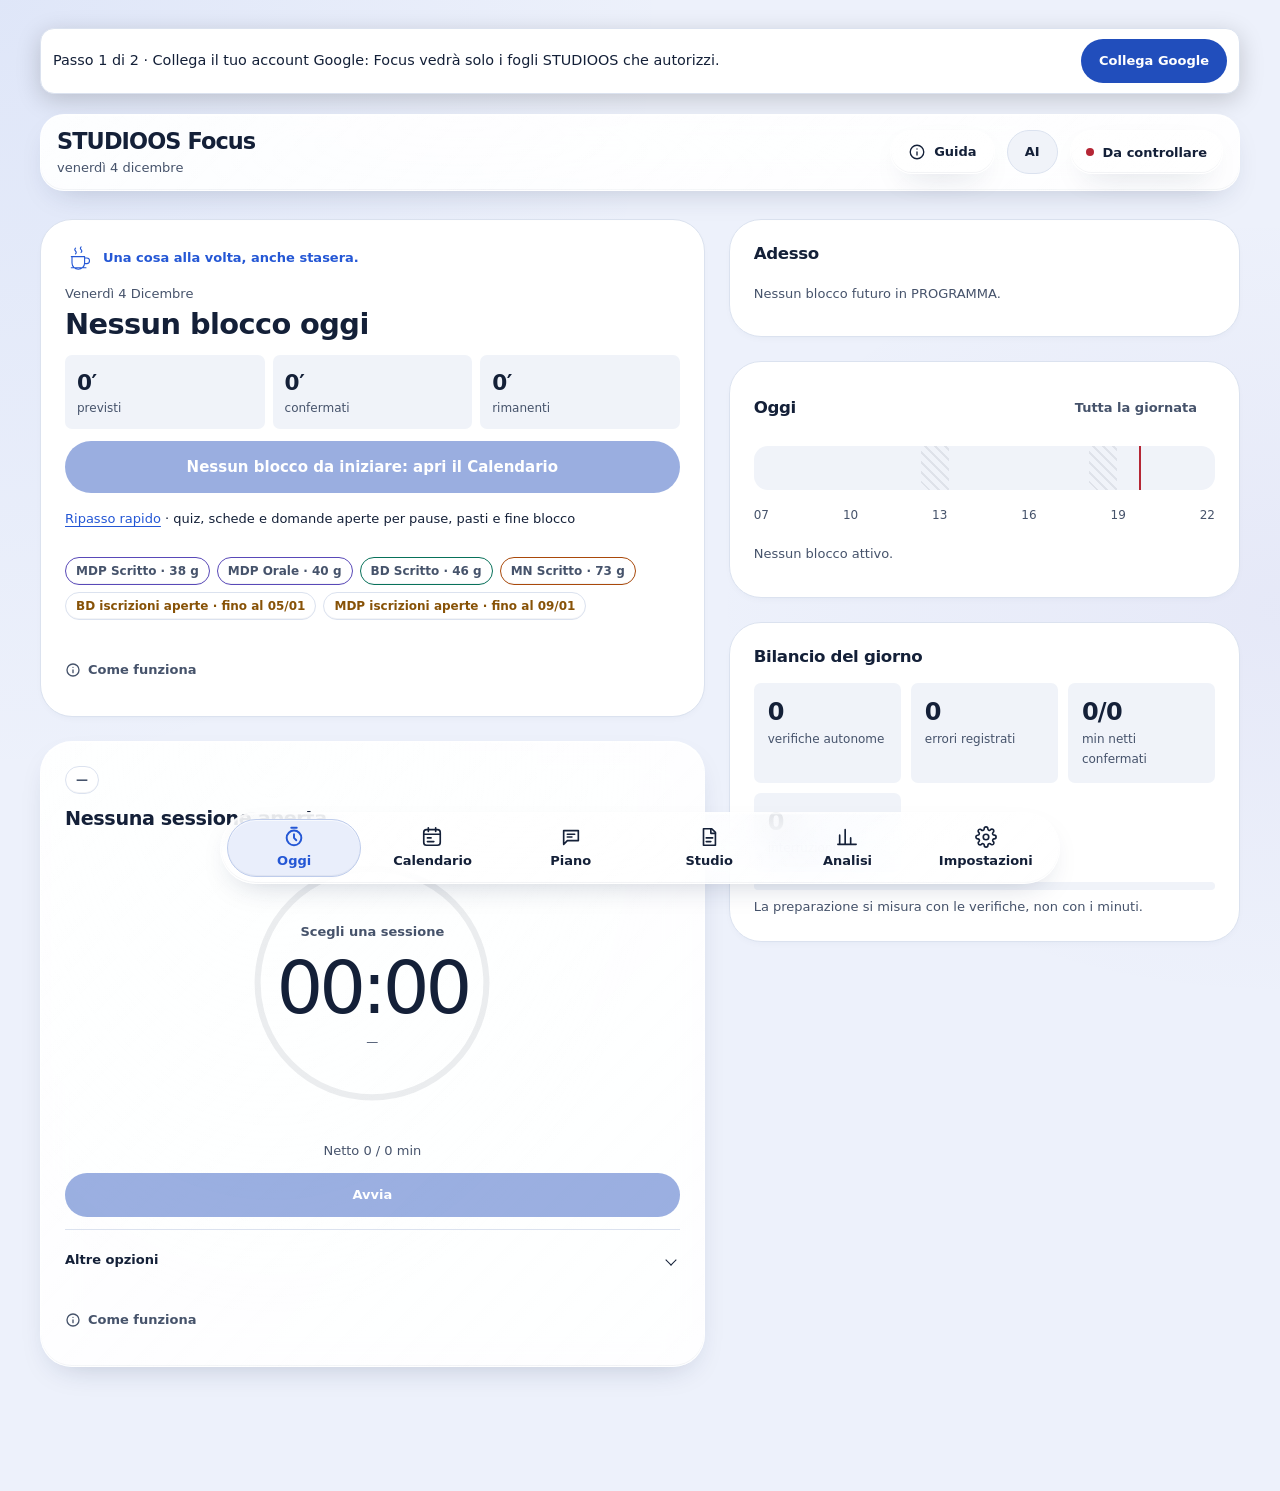
<file: index.html>
<!DOCTYPE html>
<html lang="it">
<head>
<meta charset="utf-8">
<meta name="viewport" content="width=device-width, initial-scale=1, viewport-fit=cover">
<meta name="color-scheme" content="light dark">
<meta name="apple-mobile-web-app-capable" content="yes">
<meta name="apple-mobile-web-app-status-bar-style" content="black-translucent">
<meta name="apple-mobile-web-app-title" content="Focus">
<meta name="theme-color" content="#f3f5f9" media="(prefers-color-scheme: light)">
<meta name="theme-color" content="#0e1118" media="(prefers-color-scheme: dark)">
<link rel="manifest" href="manifest.webmanifest">
<link rel="icon" href="icons/favicon-64.png" sizes="64x64">
<link rel="apple-touch-icon" href="icons/apple-touch-icon.png">
<meta name="mobile-web-app-capable" content="yes">
<meta name="referrer" content="no-referrer">
<meta name="robots" content="noindex,nofollow">
<meta http-equiv="Content-Security-Policy" content="default-src 'self'; script-src 'self' 'sha256-+vy4yaT4BVRBzzBTDCI1Nw9qdZ+/wVOTo+uFR0n8tc4='; style-src 'self' 'unsafe-inline'; img-src 'self' data: blob:; media-src 'self' data: blob:; font-src 'self' data:; connect-src 'self' https://sheets.googleapis.com https://www.googleapis.com https://oauth2.googleapis.com; frame-src 'none'; worker-src 'self'; manifest-src 'self'; base-uri 'self'; form-action 'none'; object-src 'none'">
<title>STUDIOOS Focus</title>
<link rel="stylesheet" href="tokens.css">
<link rel="stylesheet" href="refinement.css">
<link rel="stylesheet" href="interaction.css">
<link rel="stylesheet" href="ios.css">
<link rel="stylesheet" href="liquid.css">
<link rel="stylesheet" href="learning.css">
<!-- Fetch the original scripts together; their execution order and attributes stay intact. -->
<link rel="preload" as="script" href="sync.js">
<link rel="preload" as="script" href="picker-config.js">
<link rel="preload" as="script" href="adapter.js">
<link rel="preload" as="script" href="progress.js">
<link rel="preload" as="script" href="career.js">
<link rel="preload" as="script" href="learning.js">
<link rel="preload" as="script" href="motion.js">
<link rel="preload" as="script" href="navigation.js">
<link rel="preload" as="script" href="app.js">
<link rel="preload" as="script" href="learning-ui.js">
<link rel="preload" as="script" href="liquid.js">
<link rel="preload" as="script" href="prerequisites.js">
<link rel="preload" as="script" href="sections.js">
<link rel="preload" as="script" href="release.js">
<link rel="preload" as="script" href="compact.js">
<link rel="preload" as="script" href="ui-glass-effects.js">
</head>
<body>
<div id="aurora" aria-hidden="true"><i></i><i></i><i></i></div>
<div id="pwaTop" class="pwatop"></div>
<main>
<header class="top">
  <div class="brand"><h1>STUDIOOS Focus</h1><span id="todayLbl">Sessione invernale 2026/27</span></div>
  <button type="button" class="btn ui-glass-guide-open" popovertarget="ui-glass-guide"><svg aria-hidden="true" focusable="false" viewBox="0 0 24 24" width="20" height="20" fill="none" stroke="currentColor" stroke-width="2" stroke-linecap="round" stroke-linejoin="round"><circle cx="12" cy="12" r="9"/><path d="M12 16v-4M12 8h.01"/></svg><span>Guida</span></button>
  <a class="btn" id="ui-glass-intelligence-global" href="intelligence/index.html" aria-label="Apri assistente Intelligence">AI</a>
  <div class="chips" aria-label="Stato dei collegamenti">
    <span id="cSh" class="pill">Sheets …</span><span id="cDb" class="pill">Archivio …</span><span id="cQ" class="pill warn" hidden></span><span id="cSync" class="pill"><i class="syncdot" id="syncDot"></i><span id="syncTxt">Sync</span></span>
  </div>
</header>
<nav id="tabbar" class="bar" role="tablist" aria-label="Sezioni">
  <span id="tabInd" aria-hidden="true"></span>
  <button class="tab" role="tab" data-v="focus" id="t-focus" aria-controls="v-focus"><svg aria-hidden="true" focusable="false" viewBox="0 0 24 24"><circle cx="12" cy="13" r="8"/><path d="M12 9v4l2.5 2.5M9 2h6"/></svg><span class="tlbl" data-short="Oggi">Oggi</span></button>
  <button class="tab" role="tab" data-v="giorno" id="t-giorno" aria-controls="v-giorno"><svg aria-hidden="true" focusable="false" viewBox="0 0 24 24"><rect x="3" y="4" width="18" height="17" rx="3"/><path d="M3 9h18M8 2v4M16 2v4M7 13h4M7 17h7"/></svg><span class="tlbl" data-short="Agenda">Calendario</span></button>
  <button class="tab" role="tab" data-v="piano" id="t-piano" aria-controls="v-piano"><svg aria-hidden="true" focusable="false" viewBox="0 0 24 24"><path d="M4 5h16v11H8l-4 4z"/><path d="M8 9h8M8 12h5"/></svg><span class="tlbl" data-short="Piano">Piano</span><span class="badge" id="pBadge" hidden>0</span></button>
  <button class="tab" role="tab" data-v="registro" id="t-registro" aria-controls="v-registro"><svg aria-hidden="true" focusable="false" viewBox="0 0 24 24"><path d="M6 3h9l4 4v14H6z"/><path d="M14 3v5h5M9 13h7M9 17h5"/></svg><span class="tlbl" data-short="Studio">Studio</span></button>
  <button class="tab" role="tab" data-v="settimana" id="t-settimana" aria-controls="v-settimana"><svg aria-hidden="true" focusable="false" viewBox="0 0 24 24"><path d="M4 20V10M10 20V4M16 20v-7M22 20H2"/></svg><span class="tlbl" data-short="Analisi">Analisi</span></button>
  <button class="tab" role="tab" data-v="impostazioni" id="t-impostazioni" aria-controls="v-impostazioni"><svg aria-hidden="true" focusable="false" viewBox="0 0 24 24"><circle cx="12" cy="12" r="3"/><path d="M19.4 15a1.7 1.7 0 0 0 .3 1.8l.1.1a2 2 0 1 1-2.8 2.8l-.1-.1a1.7 1.7 0 0 0-1.8-.3 1.7 1.7 0 0 0-1 1.5V21a2 2 0 1 1-4 0v-.1a1.7 1.7 0 0 0-1.1-1.5 1.7 1.7 0 0 0-1.8.3l-.1.1a2 2 0 1 1-2.8-2.8l.1-.1a1.7 1.7 0 0 0 .3-1.8 1.7 1.7 0 0 0-1.5-1H3a2 2 0 1 1 0-4h.1A1.7 1.7 0 0 0 4.6 9a1.7 1.7 0 0 0-.3-1.8l-.1-.1a2 2 0 1 1 2.8-2.8l.1.1a1.7 1.7 0 0 0 1.8.3H9a1.7 1.7 0 0 0 1-1.5V3a2 2 0 1 1 4 0v.1a1.7 1.7 0 0 0 1 1.5 1.7 1.7 0 0 0 1.8-.3l.1-.1a2 2 0 1 1 2.8 2.8l-.1.1a1.7 1.7 0 0 0-.3 1.8V9a1.7 1.7 0 0 0 1.5 1H21a2 2 0 1 1 0 4h-.1a1.7 1.7 0 0 0-1.5 1z"/></svg><span class="tlbl" data-short="Opzioni">Impostazioni</span></button>
  
  
  
  
  
</nav>
<div id="recover" class="banner" hidden></div>

<!-- ================= FOCUS ================= -->
<section class="view" id="v-focus" role="tabpanel" aria-labelledby="t-focus">
  <div class="stack">
    <article class="card today" id="todayCard" aria-labelledby="tdHead">
      <div class="daily-greeting"><svg viewBox="0 0 40 40" aria-hidden="true"><path d="M9 18h19v9a9 9 0 0 1-18 0v-9Zm19 2h3a4 4 0 0 1 0 8h-3M9 34h21M15 6c-4 4 4 4 0 8M23 4c-4 4 4 4 0 8"/></svg><span id="dailyGreeting">Il tuo spazio per studiare</span></div>
      <div class="row"><div class="sp"><div class="mute small" id="tdDate"></div><h2 id="tdHead">Oggi</h2></div><button class="pill" id="tdPend" hidden></button></div>
      <div class="tdkpi" id="tdKpi"></div>
      <button class="btn primary big" id="bStudy">Inizia a studiare</button>
      <div id="tdNext" class="small"></div>
      <div id="tdTodo" class="small"></div>
      <p class="small"><a href="ripasso/">Ripasso rapido</a> · quiz, schede e domande aperte per pause, pasti e fine blocco</p>
      <div class="chips" id="tdExams" style="margin-top:8px"></div>
      <p class="small mute exam-focus-date"><strong>OOP · 12 febbraio 2027</strong> <span>Data comunicata a lezione; orario e iscrizione da verificare su AlmaEsami.</span></p>
    </article>
    <article class="card" id="focusCard" aria-labelledby="fTitle">
      <div class="hero-top hideable"><span id="fSub" class="pill">—</span><span id="fTime" class="mute small"></span><span class="sp"></span><span id="fFlag" class="flag"></span></div>
      <h2 id="fTitle" class="hideable">Nessuna sessione aperta</h2>
      <div class="ring-wrap">
        <div id="breath" hidden></div>
        <svg id="ring" viewBox="0 0 300 300" aria-hidden="true">
          <defs><linearGradient id="rg" x1="0" y1="0" x2="1" y2="1"><stop offset="0" stop-color="var(--tint)"/><stop offset="1" stop-color="var(--acc)"/></linearGradient></defs>
          <circle class="track" cx="150" cy="150" r="132"/>
          <circle class="ph" id="ringPh" cx="150" cy="150" r="132"/>
          <circle class="net" id="ringNet" cx="150" cy="150" r="114"/>
        </svg>
        <div class="ring-center"><div id="phase" aria-live="polite">Scegli una sessione</div><div id="timer" role="timer" aria-label="Tempo">00:00</div><div id="nextInfo" class="mute small">—</div></div>
      </div>
      <p class="center small hideable" id="netInfo">Netto 0 / 0 min</p>
      <p class="plan hideable" id="planInfo"></p>
      <div class="controls hideable">
        <button class="btn primary" id="bStart" disabled>Avvia</button>
        <button class="btn" id="bPause" disabled>Pausa</button>
        <button class="btn" id="bInt" disabled>Interrompi</button>
        <button class="btn" id="bExt" disabled hidden>+10 min</button>
        <button class="btn" id="bDone" disabled>Concludi…</button>
      </div>
      <details class="more-ctl hideable"><summary>Altre opzioni</summary><div class="controls minor">
        <button class="btn ghost" id="bStandby">StandBy</button>
        <button class="btn ghost" id="bOled" aria-pressed="false">OLED</button>
        <button class="btn ghost" id="bFull">Schermo intero</button>
        <button class="btn ghost" id="bHide">Solo timer</button>
        <button class="btn ghost" id="bTired" disabled title="Cicli più brevi e pause più lunghe da adesso">Sono stanco</button>
      </div></details>
      <p class="center mute small hideable kbd-help"><span class="kbd">Spazio</span> avvia/pausa · <span class="kbd">C</span> concludi · <span class="kbd">S</span> StandBy · <span class="kbd">O</span> OLED · <span class="kbd">E</span> +10 min · <span class="kbd">F</span> schermo intero · <span class="kbd">1–6</span> sezioni</p>
    </article>
    <article class="card study-checkin" id="studyCheckin" hidden>
      <details id="studyCheckinDetails"><summary>Il punto dello studio <span class="small mute" id="studyCheckinHint">Argomento e come ti senti</span></summary>
        <label for="studyTopic">Argomento su cui stai lavorando</label><select id="studyTopic"></select>
        <label for="studyActivity">Attività di questo intervallo</label><select id="studyActivity"><option value="">Non classificata</option><option value="theory">Teoria e richiamo</option><option value="practice">Esercizi e laboratorio</option><option value="exam">Simulazione d'esame</option></select>
        <div class="study-ratings" id="studyRatings"></div>
        <label for="studyCheckpointNote">Punto raggiunto, pagina o esercizio</label><input id="studyCheckpointNote" maxlength="1000" placeholder="Es. E2.2, primo tentativo: da controllare i segni">
        <div class="row"><button class="btn" id="studySave">Salva il punto</button><button class="btn ghost" id="studyTutor">Chiedi al tutor</button></div>
        <p class="small mute">Le valutazioni sono facoltative. Il tempo conta solo dopo la conferma della sessione; il punto si sincronizza con il timer.</p>
      </details>
      <div id="studyPrerequisites"></div>
    </article>
    <article class="card" id="scalettaCard" hidden>
      <div class="row"><h3 class="sp">Scaletta del blocco</h3><span id="stepCount" class="mute small"></span></div>
      <ol class="steps" id="steps"></ol>
      <p class="mute small steps-hint">○ da iniziare · ◐ in corso · ✓ fatto · ◑ parziale · ↺ da recuperare. Tocca un passo per il testo completo. L'esito del blocco si conferma con «Concludi».</p>
    </article>
    <article class="card" id="detail" hidden>
      <details><summary>Criterio di completamento</summary><pre class="cons" id="dCrit"></pre></details>
      <details><summary>Consegna completa</summary><pre class="cons" id="dCons"></pre></details>
      <details><summary>Materiali</summary><div id="dMatList" class="small"></div><pre class="cons" id="dMat" hidden></pre><p><a id="dOpen" href="#" target="_blank" rel="noopener">Apri la cartella o il file su Drive</a> <span class="mute small">(il timer continua)</span></p></details>
      <label for="notes">Note della sessione (punto di arresto, pagina, esercizio)</label>
      <textarea id="notes" rows="3"></textarea>
      <details><summary>Errori di questo blocco</summary>
        <div id="errList" class="small"></div>
        <label for="eTxt">Errore o lacuna</label><input id="eTxt" type="text">
        <label for="eFix">Correzione o regola giusta</label><input id="eFix" type="text">
        <div class="row" style="margin-top:6px"><button class="btn" id="bErr">Registra errore</button></div>
      </details>
    </article>
  </div>
  <div class="stack side">
    <article class="card" id="nextCard"><h3>Adesso</h3><div id="nextBody" class="small">—</div></article>
    <article class="card"><div class="row"><h3 class="sp" id="miniLbl">Oggi</h3><button class="btn ghost" id="goDay">Tutta la giornata</button></div>
      <div class="tl" id="tlMini" aria-hidden="true"></div><div class="tl-ax"><span>07</span><span>10</span><span>13</span><span>16</span><span>19</span><span>22</span></div>
      <div id="mini" class="small"></div></article>
    <article class="card" id="stats"><h3>Bilancio del giorno</h3><div id="statBody" class="small">—</div></article>
  </div>
</section>

<!-- ================= GIORNO ================= -->
<section class="view" id="v-giorno" role="tabpanel" aria-labelledby="t-giorno">
  <article class="card">
    <div class="daynav"><button class="btn" id="dPrev" aria-label="Giorno precedente">‹</button><strong id="dLabel">—</strong><button class="btn" id="dToday">Oggi</button><button class="btn" id="dNext" aria-label="Giorno successivo">›</button></div>
    <div class="tl" id="tlDay" aria-hidden="true"></div><div class="tl-ax"><span>07:00</span><span>10:00</span><span>13:00</span><span>16:00</span><span>19:00</span><span>23:30</span></div>
    <div id="dayKpi" class="kpis"></div>
    <div id="sessions"><p class="mute">Caricamento…</p></div>
    <div class="row"><button class="btn ghost" id="bReload">Aggiorna da PROGRAMMA</button><span class="mute small sp">Orari e minuti vengono da PROGRAMMA (Google Sheets).</span></div>
  </article>
</section>

<!-- ================= SETTIMANA ================= -->
<section class="view" id="v-settimana" role="tabpanel" aria-labelledby="t-settimana">
  <article class="card"><span class="eyebrow">Intelligence · dati registrati</span><h2>Studio e verifiche</h2><div id="ui-glass-intelligence-chart" aria-live="polite"></div><p class="small mute">Ore confermate ≠ voto. Le verifiche facoltative e gli esiti AI sono conservati nell’arena privata.</p><a class="btn" id="ui-glass-intelligence-quest" href="intelligence/index.html">Apri Knowledge Quest</a></article>
  <article class="card learning-card" aria-labelledby="learningTitle">
    <div class="row"><div class="sp"><span class="eyebrow">Quello che hai fatto davvero</span><h2 id="learningTitle">Il tuo ritmo</h2></div><button class="btn ghost" id="studyContext">Copia contesto per il tutor</button></div>
    <p class="small mute" id="learningInfo"></p><div id="learningKpis" class="kpis"></div>
    <div id="learningDays" class="learning-days" aria-label="Studio confermato negli ultimi 14 giorni"></div>
    <details><summary>Attività, energia e concentrazione</summary><div id="learningActivity"></div><div id="learningRatings"></div><div id="learningInterruptions"></div></details>
    <details><summary>Le fasce in cui studi</summary><div id="learningHeat" class="learning-heat"></div><p class="small mute">Minuti misurati per ora di Roma. I suggerimenti richiedono almeno 5 sessioni e 3 giorni; concentrazione ed energia sono autovalutazioni.</p></details>
    <details><summary>Pesi basati sui tempi reali</summary><div id="learningWeights"></div><p class="small mute">Una proposta richiede almeno 5 blocchi verificati su 3 giorni, contenuti invariati e tempo misurato. Le correzioni suggerite restano entro ±20% e richiedono approvazione.</p></details>
  </article>
  <article class="card topic-card" aria-labelledby="topicTitle">
    <div class="row"><h2 id="topicTitle" class="sp">Argomento per argomento</h2><select id="topicSubject" aria-label="Materia degli argomenti"><option value="">Tutte</option><option>MDP</option><option>BD</option><option>MN</option><option>OOP</option><option>RETI</option></select></div>
    <input id="topicSearch" type="search" placeholder="Cerca un argomento" aria-label="Cerca un argomento"><div id="topicList"></div>
    <p class="small mute">Copertura dichiarata, tempo misurato, fiducia e prove autonome restano separati. Se la consegna non distingue le unità, il dato è a livello di blocco. I minuti di blocchi con più argomenti restano non attribuiti finché scegli l'argomento.</p>
  </article>
  <article class="card progress-card" aria-labelledby="prTitle">
    <div class="row"><div class="sp"><span class="eyebrow">Un passo alla volta</span><h2 id="prTitle">La tua preparazione</h2></div><select id="prSubject" aria-label="Materia per le percentuali"><option value="">Tutte le materie</option><option>MDP</option><option>BD</option><option>MN</option><option>OOP</option><option>RETI</option></select></div>
    <p class="small mute">Copertura del piano attivo basata sui completamenti dichiarati. Il timer, da solo, non completa le attività.</p>
    <div id="prMetrics" class="progress-grid"></div><details class="ui-glass-details"><summary>Qualità e limiti dei dati</summary><p id="prQuality" class="small mute"></p></details>
    <details class="formula-details"><summary>Come vengono calcolate le percentuali</summary><div class="small">
      <p>Per ogni blocco attivo: G = minuti netti di PROGRAMMA; d = durata di ciascun passaggio, pause escluse. Il peso del passaggio è <b>w = G × d / somma(d)</b>. Un passaggio conta solo nello stato «Completato». «In corso», «Parziale» e «Da recuperare» contano 0.</p>
      <p><b>Preparazione = 100 × somma(w completati) / somma(G attivi).</b> Quando mancano orari dettagliati uso le quote esplicite di minuti; altrimenti una sola attività per il blocco, che richiede anche la verifica finale completata. I blocchi senza consegna restano nel denominatore e contano solo con un esito autonomo registrato.</p>
      <p><b>Teoria, pratica, esame = 100 × somma(w completati del tipo) / somma(w previsti del tipo).</b> Per «Esame · prove» e per le attività senza suddivisione servono anche il completamento della verifica finale del blocco o un esito autonomo con prova registrata. Denominatore assente: N/D. Arrotondamento per difetto a un decimale.</p>
      <p>La classificazione automatica dal testo è una <b>[Stima]</b>: teoria e ripasso → teoria; esercizi e correzioni → pratica; simulazioni e prove a tempo → esame. Passaggi misti o non riconoscibili restano da classificare: puoi assegnare il tipo nella scaletta. Il riepilogo segnala quanti minuti non sono ancora attribuiti.</p>
      <p>Gli esiti Focus valgono per la versione dei contenuti verificata, senza sommare duplicati o minuti del registro. Le checklist precedenti senza riferimento ai contenuti vanno riconfermate dalla scaletta. Queste percentuali descrivono il piano: non sono un voto, una probabilità di superamento o l'esito ufficiale dell'esame.</p>
    </div></details>
  </article>
  <article class="card career-card" id="careerCard" aria-labelledby="crTitle">
    <div class="row"><div class="sp"><span class="eyebrow" id="crProg">Università di Bologna</span><h2 id="crTitle">La tua carriera</h2></div><button class="btn ghost" id="crAsk" type="button">Aggiorna</button></div>
    <p class="small career-fresh" id="crFresh" role="status"></p>
    <div id="crBody"></div>
    <details class="formula-details" id="crAllBox"><summary>Tutti gli insegnamenti</summary><div id="crAll" class="career-all"></div></details>
    <p class="small mute">Letti in sola lettura da AlmaEsami e Studenti Online tramite UniBoh sul tuo PC; nessuna iscrizione è automatica. Medie solo sui voti verbalizzati (30 e lode vale 30, idoneità escluse). Un dato non letto resta «non disponibile», mai zero.</p>
  </article>
  <article class="card"><div class="row"><h2 class="sp" id="wkLbl">Settimana</h2><button class="btn" id="wPrev" aria-label="Settimana precedente">‹</button><button class="btn" id="wNext" aria-label="Settimana successiva">›</button></div>
    <div id="wkKpi" class="kpis"></div>
    <div class="days7" id="days7"></div>
    <div id="wkSubj" style="display:grid;gap:8px"></div>
    <p class="mute small">Barra piena: minuti registrati in PROGRAMMA o confermati in Focus (il valore più alto, senza sommarli). Il tempo da solo non prova la preparazione.</p>
  </article>
  <article class="card"><h2>Analisi del piano</h2><p class="small mute" id="anInfo"></p>
    <h3>Ore per materia</h3><div class="bars" id="anHours"></div><p class="small mute">Barra chiara: pianificato nel piano attivo · barra piena: svolto (massimo tra registro e Focus confermato, mai sommati).</p>
    <h3>Carico settimanale</h3><div class="wkbars" id="anWeeks"></div><details class="ui-glass-details"><summary>Legenda del carico settimanale</summary><p class="small mute" id="anLimit">Colonna: minuti pianificati per settimana (lunedì-domenica). In rosso le settimane oltre il limite del piano.</p></details>
    <details class="ui-glass-details"><summary><h3>Fattibilità e scenari</h3></summary><div id="anFeas" class="small"></div></details>
    <details class="ui-glass-details"><summary><h3>Esercizi, verifiche e simulazioni</h3></summary><div id="anEx" class="small"></div></details>
    <details class="ui-glass-details"><summary><h3>Stima del voto</h3></summary><div id="anGrade" class="small"></div></details></article>
  <article class="card"><h3>Appelli</h3><p class="small mute exam-focus-note">5 esami in preparazione: MDP, BD, MN, OOP e RETI. Per OOP il <strong>12/02/2027</strong> è stato comunicato a lezione; orario e iscrizione da verificare su AlmaEsami.</p><div id="exams"></div></article>
  <article class="card"><h3>Simula la media</h3><p class="small mute">Un'ipotesi personale: non cambia i voti di AlmaEsami.</p><label for="averageExam">Esame da sostenere</label><select id="averageExam"></select><label for="averageGrade">Voto ipotetico</label><input id="averageGrade" type="number" min="18" max="30" step="1" value="27"><p id="averageResult" role="status"></p></article>
</section>

<!-- ================= REGISTRO ================= -->
<section class="view" id="v-registro" role="tabpanel" aria-labelledby="t-registro">
  <article class="card"><div class="row"><h2 class="sp">Materiali</h2><select id="mFilter" aria-label="Materia" style="width:auto"><option value="">Tutte</option><option>MDP</option><option>BD</option><option>MN</option><option>OOP</option><option>RETI</option></select></div>
    <input id="mSearch" type="search" placeholder="Cerca file o argomento (es. normalizzazione, polimorfismo, lab)" aria-label="Cerca materiali">
    <div id="mList" class="small"></div></article>
  <article class="card"><h2>Ripassi di oggi</h2><p class="small mute">Errori registrati da rifare a intervalli crescenti (1, 3, 7, 14, 30 giorni). Rispondi prima di guardare la correzione.</p><div id="rvList" class="small"></div><p class="small"><a href="ripasso/">Apri il Ripasso rapido</a>: domande sugli argomenti che tornano più spesso agli esami, con correzione delle risposte aperte.</p></article>
  <article class="card"><h2>Simulazioni d'esame</h2>
    <div class="row"><select id="smMat" aria-label="Materia" style="width:auto"><option>MDP</option><option>BD</option><option>MN</option><option>OOP</option><option>RETI</option></select><input id="smName" type="text" placeholder="Prova (es. Giugno 2024)" class="sp"></div>
    <div class="row"><input id="smScore" type="number" step="0.5" placeholder="Punti" style="width:90px"><input id="smMax" type="number" value="30" style="width:80px" aria-label="Punteggio massimo"><input id="smMin" type="number" placeholder="Minuti" style="width:90px"><input id="smErr" type="text" placeholder="Errori principali" class="sp"></div>
    <div class="row"><button class="btn" id="bSim">Registra simulazione</button></div>
    <div id="smList" class="small"></div></article>
  <article class="card"><div class="row"><h2 class="sp">Errori registrati</h2><select id="eFilter" aria-label="Filtra per materia" style="width:auto"><option value="">Tutte le materie</option><option>MDP</option><option>BD</option><option>MN</option><option>OOP</option><option>RETI</option></select></div>
    <input id="eSearch" type="search" placeholder="Cerca negli errori" aria-label="Cerca negli errori">
    <div id="allErr" class="small"></div></article>
  <article class="card"><h3>Sessioni confermate</h3><div id="runList" class="small"></div></article>
  <article class="card"><h3>Backup ed esportazione</h3>
    <div class="row"><button class="btn" id="bExport">Genera JSON</button><button class="btn" id="bCopy">Copia</button></div>
    <textarea id="expTxt" rows="4" readonly aria-label="Dati esportati"></textarea>
    <div class="row"><button class="btn" id="bPlanOff">Scarica il piano per la versione offline</button></div>
    <label for="impFile">Ripristina da un backup JSON (unisce senza duplicare)</label><input id="impFile" type="file" accept="application/json,.json"></article>
</section>

<!-- ================= PIANO (tutor e ridistribuzione) ================= -->
<section class="view" id="v-piano" role="tabpanel" aria-labelledby="t-piano">
  <article class="card" id="intelligenceFocus"><div class="row"><div class="sp"><span class="eyebrow">Intelligence · AUDIT</span><h2>Assistente di studio</h2></div><a class="btn" id="intPrivate" href="intelligence/index.html">Apri Tutor</a></div><p class="small mute" id="intFresh" role="status">In attesa dei dati Focus.</p><div id="intMetrics" class="row" aria-live="polite"></div><div id="intMessages" aria-live="polite"></div><details class="ui-glass-details"><summary>Connessione privata e limiti</summary><p class="small mute">Analisi locale dai dati già caricati da Focus, senza chiamate Groq aggiuntive. Tutor e Inbox completa si aprono nella web app Google autenticata. Nessun aggiornamento del piano da questo pannello.</p><a class="btn" href="intelligence/index.html">Configura il Tutor</a></details></article>
  <article class="card"><span class="eyebrow">Il piano resta il riferimento</span><h2>Il tuo piano, aggiornato</h2><details class="ui-glass-details"><summary>Regole e quote del piano</summary><div id="planRules" class="small"></div></details><p class="small mute">Il piano cambia solo con una proposta che approvi tu.</p><button class="btn" id="pDraft">Prepara richiesta di recupero</button><p class="small mute">Somma i minuti mancanti dei blocchi passati e prepara la richiesta qui sotto: puoi modificarla prima di inviarla.</p></article>
  <article class="card"><div class="row"><h2 class="sp">Tutor e ridistribuzione</h2><button class="btn" id="pReload">Aggiorna</button></div>
    <details class="ui-glass-details"><summary>Come arrivano le proposte</summary><p class="small mute" id="pInfo">Proposte e domande del tutor. Con «Approva» la modifica entra nel piano entro un'ora, se rispetta pasti, pause e limiti.</p></details>
    <div id="pNotes"></div></article>
  <article class="card"><h3>Domande del tutor</h3><div id="pQ"></div></article>
  <article class="card"><h3>Proposte da approvare</h3><div id="pProp"></div></article>
  <article class="card"><h3>Chiedi una ridistribuzione</h3>
    <div class="chips" id="pChips"><button class="chipbtn">Oggi ho iniziato in ritardo</button><button class="chipbtn">Sono indietro su una materia</button><button class="chipbtn">Domani ho meno tempo</button><button class="chipbtn">Blocco troppo lungo o stanchezza</button><button class="chipbtn">Argomento più difficile del previsto</button><button class="chipbtn">Vorrei un giorno più leggero</button></div>
    <label for="pReq">Cosa è successo e cosa ti serve (orari, materia, blocchi)</label><textarea id="pReq" rows="3"></textarea>
    <div class="row"><button class="btn primary" id="pSend">Invia al tutor</button></div>
    <p class="small mute">Il tutor risponde con proposte da approvare qui sopra. Inviare una richiesta non cambia il piano.</p></article>
  <article class="card"><h3>Storico</h3><div id="pHist" class="small"></div></article>
</section>

<!-- ================= IMPOSTAZIONI ================= -->
<section class="view" id="v-impostazioni" role="tabpanel" aria-labelledby="t-impostazioni">
  <article class="card"><details><summary>Salute del sistema</summary><div id="systemHealth"></div><p class="small mute">Ogni stato deriva dall'ultima evidenza disponibile. Un processo senza data verificata resta «da verificare».</p></details></article>
  <article class="card"><h2>Timer</h2>
    <div class="row"><div class="sp"><label for="sWork">Durata studio (min)</label><input id="sWork" type="number" min="10" max="120"></div><div class="sp"><label for="sBreak">Pausa (min)</label><input id="sBreak" type="number" min="3" max="30"></div></div>
    <label><input id="sAuto" type="checkbox"> Pausa automatica allo scadere</label>
    <label><input id="sResume" type="checkbox"> Ripresa automatica dopo la pausa</label>
    <label><input id="sSmart" type="checkbox"> Pause intelligenti (scaletta del blocco, stanchezza, interruzioni, pasti, fine blocco)</label>
    <label><input id="sBreathe" type="checkbox"> Respirazione guidata durante la pausa</label>
    <label><input id="sWake" type="checkbox"> Tieni lo schermo acceso durante lo studio</label>
    <div class="row"><div class="sp"><label for="sSound">Suono</label><select id="sSound"><option value="soft">Morbido</option><option value="bell">Campana</option><option value="alarm">Sveglia</option><option value="none">Nessuno</option></select></div>
      <div class="sp"><label for="sVol">Volume</label><input id="sVol" type="range" min="0" max="1" step="0.05"></div></div>
    <div class="row"><div class="sp"><label for="sAmb">Suono ambientale durante lo studio</label><select id="sAmb"><option value="none">Nessuno</option><option value="rain">Pioggia</option><option value="wind">Vento</option><option value="water">Acqua</option><option value="night">Notte</option><option value="pink">Rumore rosa</option></select></div>
      <div class="sp"><label for="sAmbVol">Volume ambientale</label><input id="sAmbVol" type="range" min="0" max="1" step="0.05"></div></div>
    <label><input id="sHaptic" type="checkbox"> Vibrazione (dove il dispositivo la consente)</label>
    <div class="row"><button class="btn" id="bTest">Prova il suono</button><button class="btn" id="bNotif">Attiva notifiche</button></div>
    <p class="small mute">Gli avvisi suonano solo con la pagina aperta. Se il telefono sospende la pagina, al ritorno il timer si ricalcola dagli orari reali, ma l'avviso perso non suona.</p>
  </article>
  <article class="card"><h2>Aspetto</h2>
    <label for="sAtmosphere">Atmosfera</label><select id="sAtmosphere"><option value="cozy">Studio accogliente</option><option value="essential">Essenziale</option></select>
    <label for="sMotion">Movimento</label><select id="sMotion"><option value="elastic">Elastico</option><option value="soft">Morbido</option></select>
    <label for="sGlass">Vetro</label><div class="glass-slider"><span aria-hidden="true">Trasparente</span><input id="sGlass" type="range" min="0" max="100" step="5" aria-describedby="sGlassHelp"><span aria-hidden="true">Colorato</span></div>
    <details class="ui-glass-details"><summary>Dettagli sulla trasparenza</summary><p class="small mute" id="sGlassHelp">Come il cursore Liquid Glass di iOS 27: più a destra il vetro diventa più coprente e leggibile. Con «Riduci trasparenza» del sistema il vetro è sempre pieno.</p></details>
    <div class="row"><div class="sp"><label for="sLook">Stile</label><select id="sLook"><option value="auto">Automatico (vetro adattivo)</option><option value="glass">Vetro (ispirato a Liquid Glass)</option><option value="std">Standard</option></select></div>
      <div class="sp"><label for="sTheme">Tema</label><select id="sTheme"><option value="auto">Come il sistema</option><option value="light">Chiaro</option><option value="dark">Scuro</option></select></div></div>
    <div class="row"><div class="sp"><label for="sNight">StandBy notturno (rosso)</label><select id="sNight"><option value="auto">Automatico 22:00–07:00</option><option value="on">Sempre</option><option value="off">Mai</option></select></div></div>
    <label><input id="sRm" type="checkbox"> Riduci le animazioni</label>
    <p class="small mute" id="platInfo"></p>
  </article>
  <article class="card"><h2>Aggiungi alla schermata Home</h2>
    <button type="button" class="btn ui-glass-guide-open" popovertarget="ui-glass-install"><svg aria-hidden="true" focusable="false" viewBox="0 0 24 24" width="20" height="20" fill="none" stroke="currentColor" stroke-width="2" stroke-linecap="round" stroke-linejoin="round"><circle cx="12" cy="12" r="9"/><path d="M12 16v-4M12 8h.01"/></svg><span>Istruzioni per il tuo dispositivo</span></button>
    <div id="ui-glass-install" class="ui-glass-dialog" popover="auto" role="dialog" aria-labelledby="ui-glass-install-title">
      <div class="ui-glass-dialog-head"><h2 id="ui-glass-install-title">Installa Focus</h2><button type="button" class="btn ui-glass-close" popovertarget="ui-glass-install" popovertargetaction="hide" aria-label="Chiudi istruzioni" autofocus><svg aria-hidden="true" focusable="false" viewBox="0 0 24 24" width="20" height="20" fill="none" stroke="currentColor" stroke-width="2" stroke-linecap="round"><path d="m6 6 12 12M18 6 6 18"/></svg></button></div>
      <div class="install" id="installTxt"></div>
    </div>
  </article>
</section>
</main>

<!-- Native disclosure: no application events, storage, or routing changes. -->
<div id="ui-glass-guide" class="ui-glass-dialog" popover="auto" role="dialog" aria-labelledby="ui-glass-guide-title">
  <div class="ui-glass-dialog-head"><h2 id="ui-glass-guide-title">Il tuo spazio per studiare</h2><button type="button" class="btn ui-glass-close" popovertarget="ui-glass-guide" popovertargetaction="hide" aria-label="Chiudi guida" autofocus><svg aria-hidden="true" focusable="false" viewBox="0 0 24 24" width="20" height="20" fill="none" stroke="currentColor" stroke-width="2" stroke-linecap="round"><path d="m6 6 12 12M18 6 6 18"/></svg></button></div>
  <div class="ui-glass-help-body">
    <h3>La sessione attiva</h3>
    <ul><li>Scegli il blocco da <strong>Oggi</strong> o dal <strong>Calendario</strong>, poi tocca <strong>Avvia</strong>.</li><li>Usa <strong>Pausa</strong> o <strong>Interrompi</strong> quando ti fermi.</li><li>Con <strong>Concludi</strong> confermi l’esito: il tempo da solo non completa il lavoro.</li></ul>
    <h3>Dettagli, quando servono</h3>
    <ul><li>Le <strong>scadenze d’esame</strong> e i loro avvisi restano nel riepilogo di oggi.</li><li>La <strong>scaletta</strong> conserva passaggi, materiali e criteri di completamento.</li><li><strong>Come funziona</strong> e le legende spiegano i dati accanto alla loro sezione.</li></ul>
    <h3>Le altre sezioni</h3>
    <ul><li><strong>Piano</strong>: richieste al tutor e proposte da approvare.</li><li><strong>Studio</strong>: materiali, ripasso, registro e backup.</li><li><strong>Analisi</strong>: ritmo, argomenti, piano ed esami.</li><li><strong>Impostazioni</strong>: timer, aspetto, collegamenti e installazione.</li></ul>
    <h3>Tastiera</h3>
    <p><strong>Spazio</strong> avvia o mette in pausa; <strong>C</strong> conclude; <strong>1–6</strong> cambia sezione. I comandi non si attivano mentre scrivi nei campi.</p>
    <p class="small mute">Chiudi questa guida con il pulsante in alto, con <strong>Esc</strong> o toccando fuori dal pannello.</p>
  </div>
</div>


<div class="sheet" id="mDone" role="dialog" aria-modal="true" aria-labelledby="mdT"><div><span class="grab" aria-hidden="true"></span>
  <h2 id="mdT">Concludi la sessione</h2>
  <p class="small" id="mdInfo"></p>
  <pre class="cons small" id="mdCrit"></pre>
  <label for="mdOut">Esito (diventa lo Stato del registro solo quando lo scrivi)</label>
  <select id="mdOut"><option>Affrontato</option><option>Parziale</option><option>Da consolidare</option><option>Verificato autonomamente</option></select>
  <label for="mdEv">Prova osservabile (obbligatoria per «Verificato autonomamente»: esercizio, output, punteggio)</label><textarea id="mdEv" rows="3"></textarea>
  <label><input type="checkbox" id="mdSelf"> Ho svolto la verifica senza soluzioni né aiuti</label>
  <details><summary>Note di studio per il tutor (facoltative)</summary>
  <label for="mdDiff">Difficoltà incontrata</label><input id="mdDiff" type="text">
  <label for="mdRedo">Esercizio da rifare</label><input id="mdRedo" type="text">
  <label for="mdRev">Argomento da ripassare</label><input id="mdRev" type="text"></details>
  <label>Concentrazione percepita</label><div class="stars" id="mdStars" role="radiogroup" aria-label="Concentrazione da 1 a 5"></div>
  <div id="mdLearning"></div>
  <label><input type="checkbox" id="mdArchiveOnly"> Salva solo nell'archivio Focus, senza scrivere PROGRAMMA</label>
  <div class="row" style="margin-top:6px"><button class="btn primary" id="mdOk">Conferma sessione</button><button class="btn" id="mdKeep">Torna allo studio</button><button class="btn ghost" id="mdDrop">Scarta (non conta)</button></div>
</div></div>
<div class="sheet" id="mInt" role="dialog" aria-modal="true" aria-labelledby="miT"><div><span class="grab" aria-hidden="true"></span>
  <h2 id="miT">Interruzione</h2>
  <label for="miR">Motivo</label><select id="miR"><option>Telefono / notifiche</option><option>Persona / ambiente</option><option>Stanchezza</option><option>Materiale non trovato</option><option>Argomento bloccante</option><option>Altro</option></select>
  <div class="row" style="margin-top:6px"><button class="btn primary" id="miOk">Registra e metti in pausa</button><button class="btn" id="miNo">Annulla</button></div>
</div></div>
<div class="sheet" id="mReg" role="dialog" aria-modal="true" aria-labelledby="mrT"><div><span class="grab" aria-hidden="true"></span>
  <h2 id="mrT">Scrivi nel registro PROGRAMMA</h2><p class="small" id="mrInfo"></p>
  <div class="row"><button class="btn primary" id="mrOk">Scrivi</button><button class="btn" id="mrNo">Annulla</button></div>
</div></div>
<div id="island" role="group" aria-label="Timer in corso"><button id="isGo" aria-label="Torna al timer"><span class="dot"></span><span id="isPh">Studio</span><span id="isT">00:00</span></button><button id="isPause" aria-label="Pausa">❚❚</button></div>
<div id="toasts" aria-live="polite"></div>
<div id="standby" role="dialog" aria-label="Modalità StandBy">
  <div id="sbGrid">
    <div class="sbw" id="sbLeft"><span class="lbl" id="sbLblL">Timer</span><div id="sbBig">00:00</div><div id="sbSub">—</div></div>
    <div class="sbw" id="sbRight"><span class="lbl" id="sbLblR">Avanzamento</span><div class="inner" id="sbInner"></div></div>
  </div>
  <div id="sbCtl"><button id="sbPause">Pausa</button><button id="sbExt">+10 min</button><button id="sbNight">Notte</button><button id="sbExit">Esci</button></div>
</div>
<div class="sr" aria-live="assertive" id="announce"></div>



<script src="sync.js"></script>
<script src="picker-config.js"></script>
<script src="adapter.js"></script>
<script src="progress.js"></script>
<script src="career.js"></script>
<script src="learning.js"></script>
<script src="motion.js"></script>
<script src="navigation.js"></script>
<script src="app.js"></script>
<script src="learning-ui.js"></script>
<script src="liquid.js"></script>
<script src="prerequisites.js"></script>
<script src="sections.js"></script>
<script src="release.js"></script>
<script src="compact.js"></script>
<script src="ui-glass-effects.js"></script>
<script id="ui-glass-controls">
/* ui-glass-controls: keep application shortcuts behind the open help surface. */
(function () {
  "use strict";
  const uiGlassOpeners = new WeakMap();
  document.addEventListener("beforetoggle", function (event) {
    if (event.target.matches(".ui-glass-dialog") && event.newState === "open") {
      uiGlassOpeners.set(event.target, document.activeElement);
    }
  }, true);
  document.addEventListener("toggle", function (event) {
    if (event.target.matches(".ui-glass-dialog") && event.newState === "closed") {
      const uiGlassOpener = uiGlassOpeners.get(event.target);
      const uiGlassFocus = document.activeElement;
      const uiGlassNeedsRestore = uiGlassFocus === document.body || uiGlassFocus === document.documentElement || event.target.contains(uiGlassFocus);
      if (uiGlassNeedsRestore && uiGlassOpener && uiGlassOpener.isConnected && !document.querySelector(".ui-glass-dialog:popover-open")) {
        uiGlassOpener.focus({preventScroll: true});
      }
      uiGlassOpeners.delete(event.target);
    }
  }, true);
  document.addEventListener("keydown", function (event) {
    if (document.querySelector(".ui-glass-dialog:popover-open")) {
      event.stopImmediatePropagation();
    }
  }, true);
})();
</script>
<script src="travel.js"></script>
<script src="travel-ui.js"></script>
<script src="intelligence/focus.js"></script>
</body>
</html>
</file>
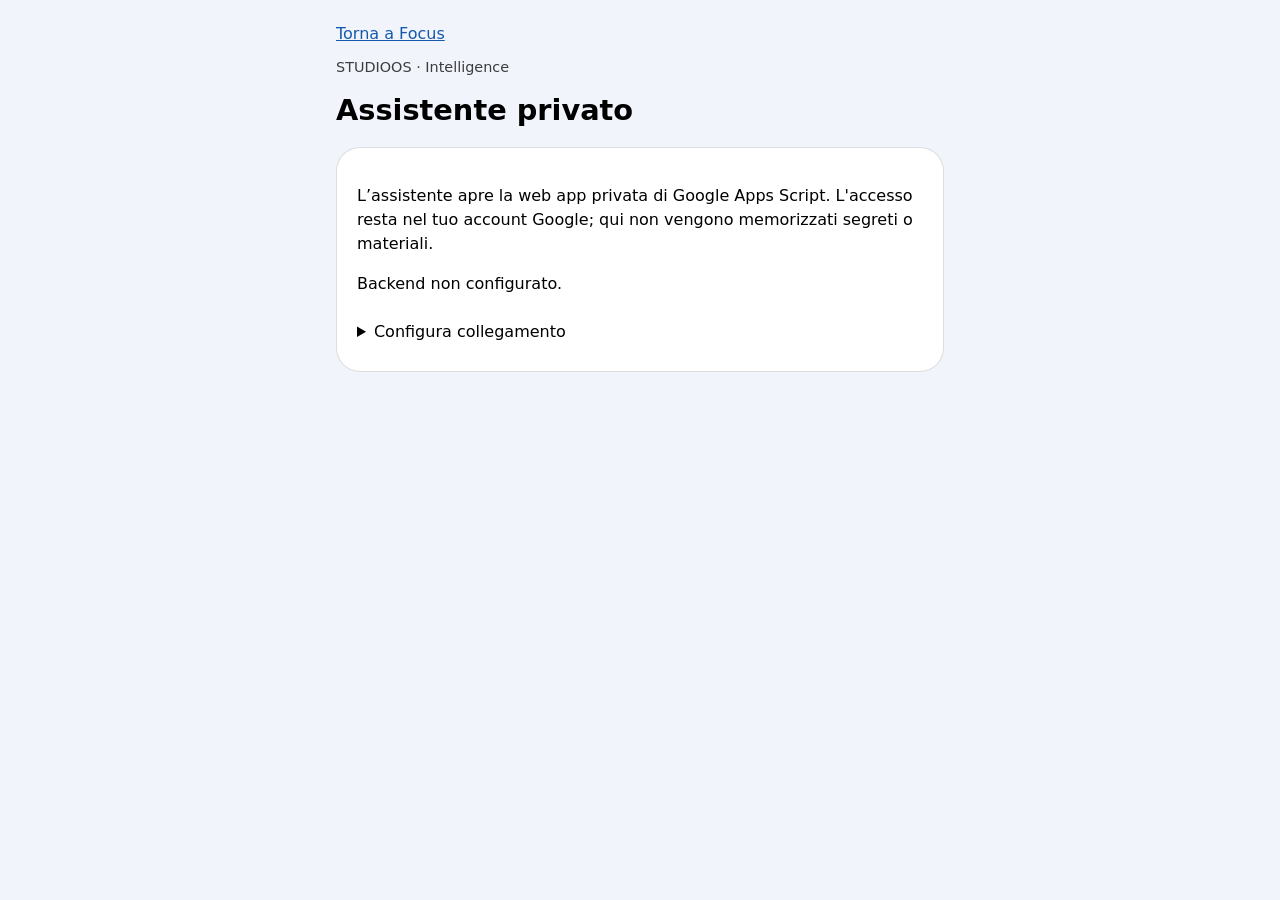
<file: intelligence/index.html>
<!doctype html><html lang="it"><head><meta charset="utf-8"><meta name="viewport" content="width=device-width, initial-scale=1, viewport-fit=cover"><meta name="referrer" content="no-referrer"><meta name="robots" content="noindex,nofollow"><meta http-equiv="Content-Security-Policy" content="default-src 'self'; script-src 'self'; style-src 'self'; connect-src 'none'; img-src 'self'; frame-src 'none'; object-src 'none'; form-action 'none'; base-uri 'none'"><title>STUDIOOS · Intelligence</title><link rel="stylesheet" href="launcher.css"></head><body><main><a href="../#piano">Torna a Focus</a><p class="caption">STUDIOOS · Intelligence</p><h1>Assistente privato</h1><section><p>L’assistente apre la web app privata di Google Apps Script. L'accesso resta nel tuo account Google; qui non vengono memorizzati segreti o materiali.</p><a id="open" class="primary" target="_blank" rel="noopener noreferrer" hidden>Apri Intelligence</a><p id="status" role="status">Backend non configurato.</p><details><summary>Configura collegamento</summary><label for="endpoint">URL della web app privata (termina con /exec)</label><input id="endpoint" type="url" autocomplete="off" spellcheck="false" placeholder="https://script.google.com/macros/s/…/exec"><div class="actions"><button id="save" type="button">Salva URL</button><button id="clear" type="button">Rimuovi URL</button></div><p class="caption">Incolla esclusivamente l'URL del deployment riservato al tuo account. Non incollare la chiave Groq. La configurazione resta su questo dispositivo.</p></details></section></main><script src="launcher.js"></script></body></html>
</file>
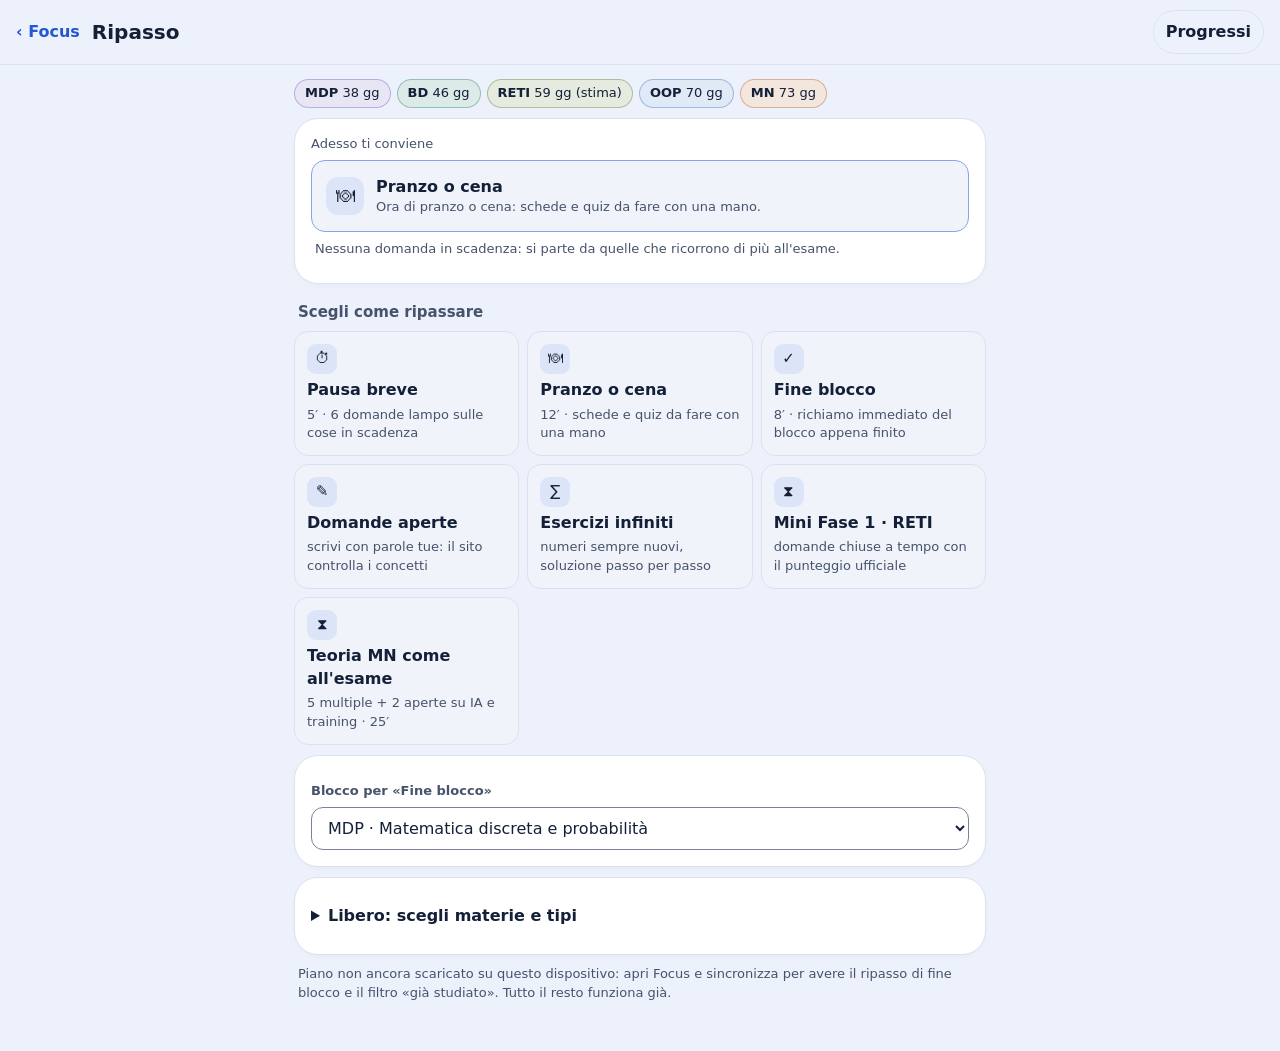
<file: ripasso/index.html>
<!DOCTYPE html>
<html lang="it">
<head>
<meta charset="utf-8">
<meta name="viewport" content="width=device-width, initial-scale=1, viewport-fit=cover">
<meta name="color-scheme" content="light dark">
<meta name="theme-color" content="#f3f5f9" media="(prefers-color-scheme: light)">
<meta name="theme-color" content="#0e1118" media="(prefers-color-scheme: dark)">
<meta name="referrer" content="no-referrer">
<meta name="robots" content="noindex,nofollow">
<meta http-equiv="Content-Security-Policy" content="default-src 'self'; script-src 'self'; style-src 'self' 'unsafe-inline'; img-src 'self' data: blob:; font-src 'self' data:; connect-src 'self'; worker-src 'self'; manifest-src 'self'; object-src 'none'; base-uri 'none'; form-action 'none'">
<title>Ripasso · STUDIOOS Focus</title>
<link rel="manifest" href="../manifest.webmanifest">
<link rel="icon" href="../icons/favicon-64.png" sizes="64x64">
<link rel="apple-touch-icon" href="../icons/apple-touch-icon.png">
<link rel="stylesheet" href="../tokens.css">
<link rel="stylesheet" href="ripasso.css">
<script src="core.js" defer></script>
<script src="gen.js" defer></script>
<script src="bank.js" defer></script>
<script src="app.js" defer></script>
</head>
<body>
<header class="rp-top">
  <a class="rp-back" href="../">‹ Focus</a>
  <h1>Ripasso</h1>
  <span class="rp-sp"></span>
  <button class="rp-ghost" type="button" data-act="stats">Progressi</button>
</header>
<main class="rp-main">
  <section id="rpHome">
    <div class="rp-exams" id="rpExams" aria-label="Giorni agli esami"></div>
    <div class="rp-card rp-suggest" id="rpSuggest"></div>
    <h2 class="rp-h">Scegli come ripassare</h2>
    <div class="rp-modes" id="rpModes"></div>
    <div class="rp-card">
      <label class="rp-lbl" for="rpBlock">Blocco per «Fine blocco»</label>
      <select id="rpBlock" class="rp-input"></select>
    </div>
    <details class="rp-card rp-free">
      <summary>Libero: scegli materie e tipi</summary>
      <p class="rp-lbl">Materie</p><div class="rp-chips" id="rpFreeSubj"></div>
      <p class="rp-lbl">Tipi di domanda</p><div class="rp-chips" id="rpFreeType"></div>
      <label class="rp-check"><input type="checkbox" id="rpStudied"> Solo argomenti già in calendario fino a oggi</label>
      <div class="rp-row"><button class="rp-btn primary" type="button" data-act="free">Inizia</button></div>
    </details>
    <p class="rp-note" id="rpPlanNote"></p>
  </section>
  <section id="rpRun" hidden>
    <div class="rp-runbar"><button class="rp-ghost" type="button" data-act="quit">Chiudi</button></div>
    <article id="rpCard" class="rp-card rp-run"></article>
    <p class="rp-hint rp-keys">Da tastiera: spazio mostra o va avanti · 1-2-3 valutano la scheda · A-D scelgono · Ctrl+Invio corregge la risposta aperta.</p>
  </section>
  <section id="rpEnd" hidden></section>
  <section id="rpStats" hidden></section>
</main>
<div id="rpToast" class="rp-toast" role="status" aria-live="polite" hidden></div>
</body>
</html>
</file>
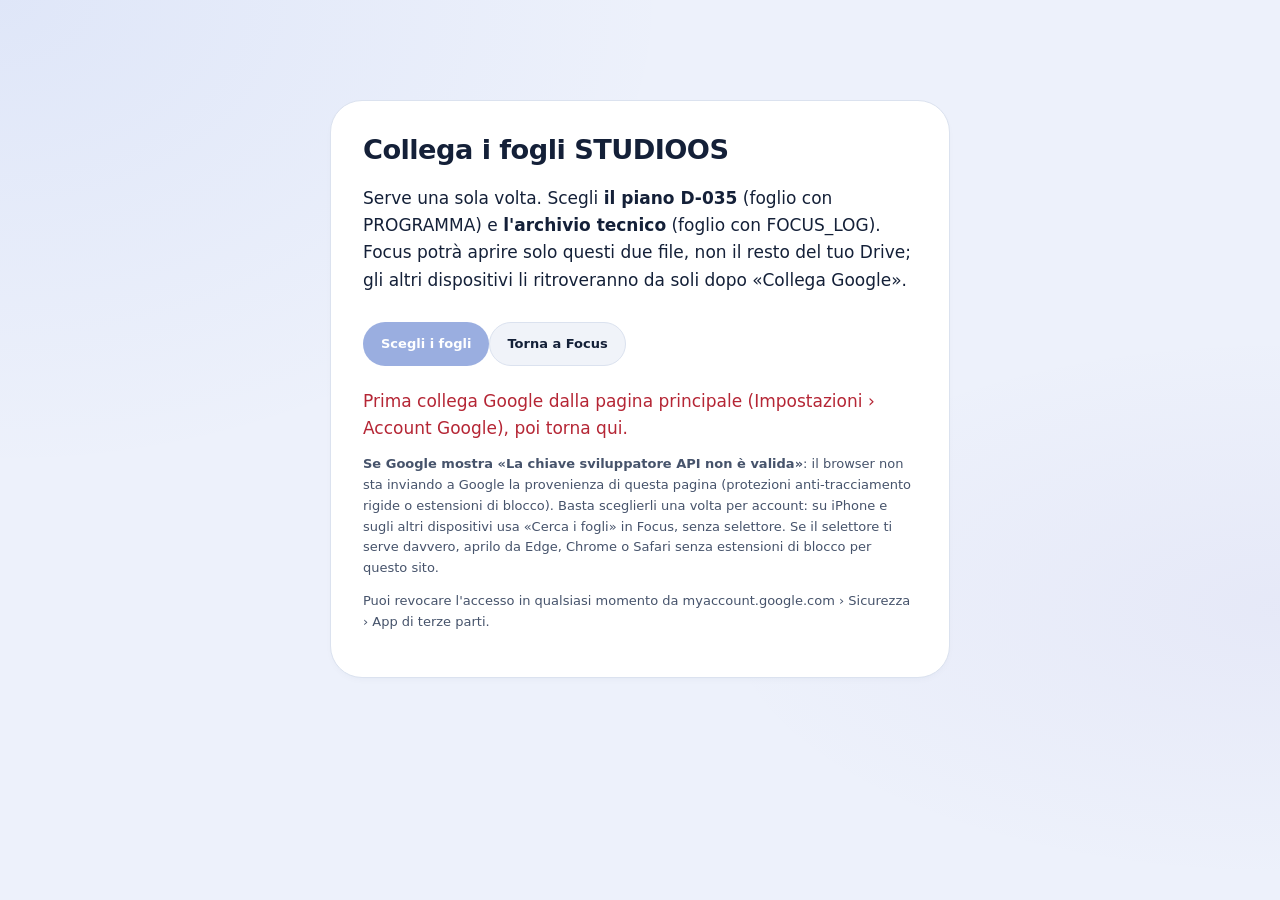
<file: setup.html>
<!DOCTYPE html>
<html lang="it"><head><meta charset="utf-8">
<meta name="viewport" content="width=device-width, initial-scale=1, viewport-fit=cover">
<meta name="robots" content="noindex,nofollow">
<meta name="referrer" content="no-referrer-when-downgrade"><!-- il selettore Google verifica la chiave tramite il referrer di questa pagina (nessun dato nell'URL) -->
<meta http-equiv="Content-Security-Policy" content="default-src 'self'; script-src 'self' https://apis.google.com https://www.gstatic.com; style-src 'self' 'unsafe-inline' https://fonts.googleapis.com; font-src https://fonts.gstatic.com; img-src 'self' data: https:; frame-src https://docs.google.com https://drive.google.com https://accounts.google.com https://content.googleapis.com; connect-src 'self' https://sheets.googleapis.com https://www.googleapis.com https://apis.google.com https://content.googleapis.com; object-src 'none'; base-uri 'self'; form-action 'none'">
<title>STUDIOOS Focus · scegli i fogli</title>
<link rel="icon" href="icons/favicon-64.png">
<link rel="stylesheet" href="tokens.css">
<link rel="stylesheet" href="refinement.css">
</head><body class="ui-glass-setup"><main>
<h1>Collega i fogli STUDIOOS</h1>
<p>Serve una sola volta. Scegli <b>il piano D-035</b> (foglio con PROGRAMMA) e <b>l'archivio tecnico</b> (foglio con FOCUS_LOG). Focus potrà aprire solo questi due file, non il resto del tuo Drive; gli altri dispositivi li ritroveranno da soli dopo «Collega Google».</p>
<button id="pick" class="btn primary">Scegli i fogli</button><a class="b btn" href="./#impostazioni">Torna a Focus</a>
<p id="msg" role="status"></p>
<p class="m"><b>Se Google mostra «La chiave sviluppatore API non è valida»</b>: il browser non sta inviando a Google la provenienza di questa pagina (protezioni anti‑tracciamento rigide o estensioni di blocco). Basta sceglierli una volta per account: su iPhone e sugli altri dispositivi usa «Cerca i fogli» in Focus, senza selettore. Se il selettore ti serve davvero, aprilo da Edge, Chrome o Safari senza estensioni di blocco per questo sito.</p>
<p class="m">Puoi revocare l'accesso in qualsiasi momento da myaccount.google.com › Sicurezza › App di terze parti.</p>
</main><script src="picker-config.js"></script><script src="setup.js"></script></body></html>
</file>
<file: tokens.css>
/* STUDIOOS Focus · presentation tokens. No runtime dependency or remote font. */
:root {
  --surface-canvas: #edf1fb;
  --surface-card: #fff;
  --surface-inset: #f0f3f9;
  --text-primary: #142038;
  --text-secondary: #46536b;
  --text-tertiary: #526079;
  --accent-primary: #2457d5;
  --ok: #216f48;
  --warn: #875207;
  --bad: #b52635;
  --MDP: #5949b8;
  --BD: #08715a;
  --MN: #a9490a;
  --FIS: #ad1e57;
  --OOP: #245fc1;
  --RETI: #426e1a;
  --type-theory: var(--MDP);
  --type-practice: var(--BD);
  --type-laboratory: var(--OOP);
  --type-recall: var(--RETI);
  --type-exam: var(--warn);
  --type-prerequisite: var(--FIS);
  --glass-tint: .5;
  --glass-clear: 60%;
  --glass-range: 26%;
  --glass-blur: 20px;
  --glass-saturation: 165%;
  --glass-brightness: 1.02;
  --glass-bg: color-mix(in srgb, var(--surface-card) calc(var(--glass-clear) + var(--glass-tint) * var(--glass-range)), transparent);
  --glass-panel-bg: color-mix(in srgb, var(--surface-card) calc(84% + var(--glass-tint) * 12%), transparent);
  --glass-border: #ffffffa6;
  --glass-edge: var(--glass-border);
  --glass-highlight: #ffffff4d;
  --glass-highlight-soft: #ffffff12;
  --glass-specular: inset 0 1px 0 #ffffffa6, inset 0 -1px 0 #53617a12;
  --glass-shadow: 0 12px 32px -16px #16264f47;
  --line: #dbe2ef;
  --field-edge: color-mix(in srgb, var(--text-secondary) 72%, var(--surface-card));
  --depth-1: 0 3px 12px -8px #203a6426;
  --depth-2: 0 12px 32px -16px #16264f47;
  --depth-3: 0 24px 64px -20px #14203852;
  --radius-12: 12px;
  --radius-18: 18px;
  --radius-24: 24px;
  --radius-32: 32px;
  --radius-outer: var(--radius-32);
  --radius-inner: var(--radius-12);
  --radius-nested: max(var(--space-4), calc(var(--radius-outer) - var(--pad-card) - 1px));
  --corner-panel: squircle;
  --space-4: 4px;
  --space-8: 8px;
  --space-12: 12px;
  --space-16: 16px;
  --space-24: 24px;
  --space-32: 32px;
  --pad-card: var(--space-24);
  --font-12: .75rem;
  --font-13: .8125rem;
  --font-15: .9375rem;
  --font-17: 1.0625rem;
  --font-20: 1.25rem;
  --font-24: 1.5rem;
  --font-34: 2.125rem;
  --f-body: -apple-system, "SF Pro Text", system-ui, sans-serif;
  --f-display: -apple-system, "SF Pro Display", system-ui, sans-serif;
  --spring-snappy: cubic-bezier(.22, 1, .36, 1);
  --spring-smooth: cubic-bezier(.32, .72, 0, 1);
  --spring-bouncy: cubic-bezier(.34, 1.24, .64, 1);
  --duration-fast: 180ms;
  --duration-control: 280ms;
  --duration-sheet: 450ms;
  --ease-spring: var(--spring-snappy);
  --ease-sheet: var(--spring-smooth);
  --z-base: 1;
  --z-sticky: 10;
  --z-floating-glass: 50;
  --z-sheet-drawer: 100;
  --z-modal: 200;
  --z-toast: 300;
  --bg: var(--surface-canvas);
  --surface: var(--surface-card);
  --ink: var(--text-primary);
  --mute: var(--text-secondary);
  --acc: var(--accent-primary);
  --tint: var(--acc);
  --action-bg: color-mix(in srgb, var(--tint) 82%, #132448);
  --action-ink: #fff;
  --r-card: var(--radius-outer);
  --r-inner: var(--radius-inner);
  --r-field: var(--radius-12);
  --r-sheet: var(--radius-32);
  --r-btn: 9999px;
  --r-cap: 9999px;
  --ease: var(--ease-spring);
  --spring: var(--ease-spring);
  --glass: var(--glass-bg);
  --glass-fill: var(--glass-bg);
  --glass-hi: var(--glass-highlight);
  --nav-height: 76px;
  --soft-shadow: var(--depth-1);

  color-scheme: light;
}

:root.dark {
  --surface-canvas: #101724;
  --surface-card: #1b2535;
  --surface-inset: #253145;
  --text-primary: #edf2ff;
  --text-secondary: #b4c1d8;
  --text-tertiary: #b4c1d8;
  --accent-primary: #a8bfff;
  --glass-clear: 68%;
  --glass-range: 22%;
  --glass-border: #ffffff36;
  --glass-highlight: #ffffff05;
  --glass-highlight-soft: #ffffff02;
  --glass-specular: inset 0 1px 0 #ffffff36, inset 0 -1px 0 #0003;
  --glass-shadow: 0 12px 32px -16px #0009;
  --line: #3e4e68;
  --ok: #7bd4a3;
  --warn: #f1bc73;
  --bad: #ff9eaa;
  --MDP: #baaaff;
  --BD: #80dbc0;
  --MN: #ffb881;
  --FIS: #ff9fc4;
  --OOP: #a0c6ff;
  --RETI: #b6db8d;
  --action-bg: var(--tint);
  --action-ink: #101b30;
  --depth-1: 0 3px 12px -8px #0006;
  --depth-2: 0 12px 32px -16px #0009;
  --depth-3: 0 24px 64px -20px #000b;

  color-scheme: dark;
}

@media (prefers-color-scheme: dark) {
  :root:not(.light, [data-theme="light"]) {
    --surface-canvas: #101724;
    --surface-card: #1b2535;
    --surface-inset: #253145;
    --text-primary: #edf2ff;
    --text-secondary: #b4c1d8;
    --text-tertiary: #b4c1d8;
    --accent-primary: #a8bfff;
    --glass-clear: 68%;
    --glass-range: 22%;
    --glass-border: #ffffff36;
    --glass-highlight: #ffffff05;
    --glass-highlight-soft: #ffffff02;
    --glass-specular: inset 0 1px 0 #ffffff36, inset 0 -1px 0 #0003;
    --glass-shadow: 0 12px 32px -16px #0009;
    --line: #3e4e68;
    --ok: #7bd4a3;
    --warn: #f1bc73;
    --bad: #ff9eaa;
    --MDP: #baaaff;
    --BD: #80dbc0;
    --MN: #ffb881;
    --FIS: #ff9fc4;
    --OOP: #a0c6ff;
    --RETI: #b6db8d;
    --action-bg: var(--tint);
    --action-ink: #101b30;
    --depth-1: 0 3px 12px -8px #0006;
    --depth-2: 0 12px 32px -16px #0009;
    --depth-3: 0 24px 64px -20px #000b;

    color-scheme: dark;
  }
}

@media (width <= 979px) {
  :root {
    --pad-card: var(--space-16);
    --radius-outer: var(--radius-24);
  }
}

@media (width <= 359px) {
  :root {
    --radius-outer: var(--radius-18);
  }
}
</file>
<file: refinement.css>
/* STUDIOOS Focus · Liquid Glass components. Global tokens live in tokens.css. */

/* Layout and native type. */
*{box-sizing:border-box;scrollbar-width:thin;scrollbar-color:var(--line) transparent}
html{min-height:100%;-webkit-text-size-adjust:100%;text-size-adjust:100%;scroll-padding-block:36px 120px}
body{margin:0;min-height:100dvh;padding:calc(env(safe-area-inset-top) + 28px) max(24px,env(safe-area-inset-right)) calc(env(safe-area-inset-bottom) + 124px) max(24px,env(safe-area-inset-left));background:radial-gradient(ellipse at 0 0,color-mix(in srgb,var(--acc) 7%,transparent),transparent 42rem),radial-gradient(ellipse at 100% 38rem,color-mix(in srgb,var(--MDP) 5%,transparent),transparent 36rem),var(--surface-canvas);color:var(--text-primary);font:var(--font-17)/1.5 var(--f-body);-webkit-font-smoothing:antialiased;-webkit-tap-highlight-color:transparent}
main{width:100%;max-width:1200px;min-width:0;margin-inline:auto}
h1,h2,h3,h4{margin:0;font-family:var(--f-display);letter-spacing:-.02em;line-height:1.25;text-wrap:balance}h1{font-size:1.5rem}h2{font-size:1.35rem}h3{font-size:1.04rem}h4{font-size:var(--font-15)}
h1,h2,h3,h4,b,strong{font-weight:600}
p{margin:4px 0 8px}a{color:var(--acc);text-underline-offset:3px}button,select,input,textarea{font:inherit;color:inherit}
button,a,input,textarea,select,summary{touch-action:manipulation}button,summary{cursor:pointer}button:disabled{cursor:default}button{user-select:none}svg{flex:none}
:focus-visible{outline:3px solid var(--acc);outline-offset:4px}[hidden]{display:none!important}
.mute{color:var(--mute)}.small{font-size:var(--font-13);line-height:1.55}.center{text-align:center}.sr{position:absolute;width:1px;height:1px;clip-path:inset(50%);overflow:hidden;white-space:nowrap}
.view{display:none}.view.on{display:grid;grid-template-columns:minmax(0,1fr);gap:var(--space-24);animation:ui-glass-enter var(--duration-control) var(--ease-spring)}
.stack{display:grid;gap:var(--space-24);min-width:0;overflow-anchor:none}.view,.side,.card>*{min-width:0}
.card{position:relative;display:grid;grid-template-columns:minmax(0,1fr);gap:var(--space-16);min-width:0;max-width:100%;padding:var(--pad-card);border:1px solid var(--line);border-radius:var(--radius-outer);background:var(--surface-card);box-shadow:var(--soft-shadow);overflow-wrap:break-word}
.row{display:flex;flex-wrap:wrap;align-items:center;gap:10px;max-width:100%}.row>*{min-width:0;max-width:100%}.sp{flex:1}.row>span.sp{flex:1 1 12rem}
.chips{display:flex;flex-wrap:wrap;gap:8px;min-width:0}.eyebrow{display:block;color:var(--mute);font-size:var(--font-12);margin-bottom:6px}
.top,.top.compact{position:relative;z-index:var(--z-sticky);display:flex;align-items:center;flex-wrap:wrap;gap:12px;padding:0;margin:0 0 28px}
.brand{display:grid;flex:1;gap:3px;min-width:0}.brand h1,.top.compact .brand h1{font-size:1.4rem;font-weight:600;letter-spacing:-.04em}.brand span,.top.compact .brand span{display:block;font-size:var(--font-13);color:var(--mute)}
#aurora,#lgBg{display:none}html[data-atmosphere="essential"] .daily-greeting svg{display:none}

/* Shared control family. */
.btn,.chipbtn,.ckb,.ui-glass-guide-open,.ui-glass-close{position:relative;display:inline-flex;justify-content:center;align-items:center;gap:8px;min-height:44px;max-width:100%;padding:10px 17px;border:1px solid var(--line);border-radius:9999px;background:var(--surface-inset);color:var(--ink);font-size:var(--font-13);font-weight:600;line-height:1.4;text-decoration:none;overflow-wrap:anywhere;transition:transform var(--duration-control) var(--ease-spring),opacity var(--duration-control) var(--ease-spring)}
.btn.primary,.btn.big{background:var(--action-bg);border-color:transparent;color:var(--action-ink)}.btn.ghost{background:transparent;border-color:transparent;color:var(--mute)}.btn.danger,.btn.bad{background:var(--bad);color:var(--surface);border-color:transparent}.btn:disabled{opacity:.45;box-shadow:none}
:is(.btn,.chipbtn,.ckb,.ui-glass-guide-open,.ui-glass-close):not(:disabled):active{transform:scale(.96)}.btn.big{width:100%;min-height:52px;font-size:var(--font-15)}
.pill{display:inline-flex;align-items:center;gap:6px;padding:4px 10px;max-width:100%;border:1px solid var(--line);border-radius:9999px;background:var(--surface-inset);color:var(--mute);font-size:var(--font-12);font-weight:600;line-height:1.5;white-space:normal;overflow-wrap:anywhere}
button.pill,.pill[role="button"]{min-height:44px}.pill.ok{color:var(--ok)}.pill.warn{color:var(--warn)}.pill.bad{color:var(--bad)}.pill.booked{color:var(--ok);border-color:var(--ok)}.subj{color:var(--action-ink);background:var(--tint);border-color:transparent}a.pill{text-decoration:none}
.badge{display:inline-grid;place-items:center;min-width:18px;min-height:18px;border-radius:9999px;padding:0 5px;background:var(--bad);color:var(--surface);font-size:var(--font-12);font-weight:600}.kbd{display:inline-block;border:1px solid var(--line);border-radius:5px;padding:1px 5px;font:600 .72rem ui-monospace,monospace}

@media(hover:hover){.btn:not(:disabled):hover,.chipbtn:hover,.ui-glass-guide-open:hover{outline:1px solid var(--acc);outline-offset:1px}}

/* Compact controls and denser reading surfaces keep opaque text.
   The gradient rim remains visible when SVG backdrop refraction is unavailable. */
#tabbar,#island,.lg-seg,#lgStatus,.top .ui-glass-guide-open,.top .chips.lg-popover,.sheet>div,.rel-card,.ui-glass-dialog{background:var(--surface-card)}
.sheet>div,.rel-card,.ui-glass-dialog,#focusCard,.sess,.pill,.top{--glass-material-bg:var(--glass-panel-bg)}
#tabbar,#island,.lg-seg,#lgStatus,.top .ui-glass-guide-open{--glass-material-bg:var(--glass-bg)}

.glass :is(#tabbar,#island,.lg-seg,#lgStatus,.top .ui-glass-guide-open,.top .chips.lg-popover,.sheet>div,.rel-card,.ui-glass-dialog,#focusCard,.top){
  background:radial-gradient(ellipse at var(--ui-light-x,var(--ui-tilt-x,35%)) var(--ui-light-y,var(--ui-tilt-y,0%)),var(--glass-highlight),transparent 65%),linear-gradient(135deg,var(--glass-highlight-soft),transparent 48%,var(--glass-highlight-soft)),var(--glass-material-bg,var(--glass-bg));
  border:1px solid var(--glass-border);box-shadow:var(--glass-specular),var(--glass-shadow);
  -webkit-backdrop-filter:blur(var(--glass-blur)) saturate(var(--glass-saturation)) brightness(var(--glass-brightness));backdrop-filter:blur(var(--glass-blur)) saturate(var(--glass-saturation)) brightness(var(--glass-brightness));
}

/* Lists/chips share the tint but skip costly per-row backdrop surfaces. */
.glass .sess{padding:var(--space-12);margin-block:var(--space-8);border:1px solid var(--line);border-radius:var(--radius-18);background:linear-gradient(135deg,var(--glass-highlight-soft),transparent 70%),var(--glass-panel-bg);box-shadow:var(--depth-1)}
.glass .pill{background:var(--glass-panel-bg);box-shadow:var(--glass-specular)}
.glass .pill.subj{color:var(--action-ink);background:var(--tint);box-shadow:none}

.glass :is(#tabbar,#island,#focusCard,.top,.sheet>div,.rel-card,.ui-glass-dialog)::before{
  content:"";position:absolute;inset:0;z-index:var(--z-base);padding:1px;border-radius:inherit;pointer-events:none;
  background:conic-gradient(from 150deg at var(--ui-light-x,var(--ui-tilt-x,35%)) var(--ui-light-y,var(--ui-tilt-y,15%)),transparent 0deg,var(--glass-highlight) 65deg,transparent 125deg,var(--glass-border) 205deg,transparent 270deg,var(--glass-highlight) 320deg,transparent 360deg);
  -webkit-mask:linear-gradient(#fff 0 0) content-box,linear-gradient(#fff 0 0);mask:linear-gradient(#fff 0 0) content-box,linear-gradient(#fff 0 0);
  -webkit-mask-composite:xor;mask-composite:exclude;
}
.glass .top{padding:var(--space-12) var(--space-16);border-radius:var(--radius-24)}
.glass .tab:not([aria-selected="true"]),.glass .lg-seg button:not([aria-selected="true"], [aria-checked="true"]){color:var(--ink)}
.glass #tabbar.nav-scrub .tab[aria-selected="true"]:not(.nav-preview){color:var(--ink)}

@supports (backdrop-filter:url("#ui-glass-lens")){
  @media (prefers-reduced-motion:no-preference){
    /* Use one live lens during interaction. The hidden or covered control needs no SVG pass. */
    .glass:where(.ui-glass-lens-ready:not([data-lg-phase="work"], :has(body.rm, body.oled, #standby.on, .sheet.on, .rel-dialog[open], .ui-glass-dialog:popover-open))) #island:where(.on),
    .glass:where(.ui-glass-lens-ready:not([data-lg-phase="work"], :has(body.rm, body.oled, #standby.on, .sheet.on, .rel-dialog[open], .ui-glass-dialog:popover-open, #island.on))) #tabbar:where(:focus-within, .nav-scrub){
      backdrop-filter:blur(6px) saturate(var(--glass-saturation)) url("#ui-glass-lens");
    }
  }
}
.glass :is(#focusCard,.top).ui-glass-offscreen,.glass #island:not(.on){-webkit-backdrop-filter:none;backdrop-filter:none}
.glass :is(#focusCard,.top).ui-glass-offscreen::before,.glass #island:not(.on)::before{content:none}

/* A wider optical rim on floating controls follows the existing pointer light.
   The mask leaves the centre clear, including when SVG filters are unavailable. */
.glass :is(#tabbar,#island)::before {
  padding: 2px;
  background:
    radial-gradient(ellipse at var(--ui-light-x, 30%) var(--ui-light-y, 0%), var(--glass-border), transparent 54%),
    linear-gradient(150deg, transparent 48%, var(--glass-highlight-soft) 72%, var(--glass-edge));
}

/* During work, remove moving light from the reading plane and navigation. */
.glass:where([data-lg-phase="work"]) :is(#focusCard,.top,#tabbar,#island) {
  background: var(--glass-material-bg);
}

.glass[data-lg-phase="work"] :is(#focusCard,.top,#tabbar,#island)::before,
.glass body.oled #focusCard::before {
  content: none;
}

.glass body.oled #focusCard {
  background: #000;
  box-shadow: none;
  -webkit-backdrop-filter: none;
  backdrop-filter: none;
}

.card :is(.tdkpi>div,.progress-grid>.coverage-metric,.kpis>.kpi) {
  border-radius: var(--radius-nested);
}

@supports (corner-shape: squircle) {
  :is(.card,.top,.sess,.prop,.kpi,.coverage-metric,.steps li,.tdkpi>div,.sheet>div,.rel-card,.ui-glass-dialog,.top .chips.lg-popover) {
    corner-shape: var(--corner-panel);
  }

  .glass :is(#focusCard,.top,.sheet>div,.rel-card,.ui-glass-dialog)::before {
    corner-shape: inherit;
  }
}

/* Fixed dock: original JS owns the spring-driven indicator geometry. */
#tabbar{position:fixed;z-index:var(--z-floating-glass);left:max(12px,env(safe-area-inset-left));right:max(12px,env(safe-area-inset-right));bottom:max(16px,env(safe-area-inset-bottom));display:flex;isolation:isolate;gap:4px;padding:6px;margin:0 auto;width:min(840px,calc(100% - 24px));max-width:100%;border:1px solid var(--line);border-radius:9999px;box-shadow:var(--soft-shadow)}
.tab{position:relative;z-index:var(--z-base);display:flex;flex:1 1 0;flex-direction:column;align-items:center;justify-content:center;gap:5px;min-width:0;min-height:58px;padding:7px 10px;border:0;border-radius:9999px;background:transparent;color:var(--mute);font-size:var(--font-13);font-weight:600;line-height:1.3}
.tab svg{width:22px;height:22px;fill:none;stroke:currentcolor;stroke-width:1.8;stroke-linecap:round;stroke-linejoin:round;pointer-events:none}.tab[aria-selected="true"],.tab.nav-preview{color:var(--acc);font-weight:600}.tab[aria-selected="true"] svg{stroke-width:2.1}.tab:active svg{transform:scale(.96)}.tlbl{overflow-wrap:normal}
#tabbar,.tab{touch-action:pinch-zoom;-webkit-user-select:none;user-select:none}
#tabInd{position:absolute;top:0;left:0;z-index:0;border:1px solid color-mix(in srgb,var(--acc) 16%,var(--line));border-radius:9999px;background:color-mix(in srgb,var(--acc) 10%,var(--surface));box-shadow:var(--glass-specular);pointer-events:none;transition:none}
#tabbar.nav-moving #tabInd{will-change:transform}#tabbar.nav-scrub #tabInd{box-shadow:var(--glass-specular),0 6px 18px #18264a1f}#tabbar.nav-scrub .tab[aria-selected="true"]:not(.nav-preview){color:var(--mute)}.tab .badge{position:absolute;top:1px;right:9%}
.sec-nav{grid-column:1/-1;position:sticky;top:8px;z-index:var(--z-sticky);margin-bottom:4px;max-width:600px}
.lg-hidden-select{display:none!important}
.lg-seg{--i:0;--n:2;position:relative;isolation:isolate;display:grid;grid-template-columns:repeat(var(--n),minmax(0,1fr));gap:0;padding:4px;border:1px solid var(--line);border-radius:9999px;margin:6px 0 12px}
.lg-seg button{position:relative;z-index:var(--z-base);min-width:0;min-height:44px;padding:6px 8px;border:0;border-radius:9999px;background:transparent;color:var(--mute);font-size:var(--font-13);font-weight:600;line-height:1.3;white-space:normal;overflow-wrap:normal}
.lg-seg button[aria-checked="true"],.lg-seg button[aria-selected="true"]{color:var(--ink)}
.lg-seg .lg-seg-ind{position:absolute;z-index:0;top:4px;bottom:4px;left:4px;width:calc((100% - 8px) / var(--n));border-radius:9999px;background:var(--surface-card);box-shadow:var(--glass-specular),0 2px 8px #17254416;transform:translateX(calc(var(--i) * 100%));transition:transform var(--duration-control) var(--ease-spring)}
.row>.sp:has(>.lg-seg){flex:1 1 100%}.sec-nav .lg-seg{margin:0}

/* Existing connection popover. */
#lgStatus{display:inline-flex;align-items:center;gap:9px;min-height:44px;padding:8px 15px;border:1px solid var(--line);border-radius:9999px;font-size:var(--font-13);font-weight:600}
.lg-dot,.syncdot{display:inline-block;flex:none;width:8px;height:8px;border-radius:50%;background:var(--ok)}#lgStatus[data-level="warn"] .lg-dot{background:var(--warn)}#lgStatus[data-level="bad"] .lg-dot{background:var(--bad)}.syncdot{background:var(--mute)}.syncdot.on{background:var(--ok)}
.top .chips.lg-popover{display:none;position:absolute;top:calc(100% + 8px);right:0;z-index:var(--z-floating-glass);width:min(350px,100%);flex-direction:column;gap:8px;padding:14px;border:1px solid var(--line);border-radius:24px}.top.lg-open .chips.lg-popover{display:flex;animation:ui-glass-enter var(--duration-control) var(--ease-spring)}.top .chips.lg-popover .pill{justify-content:flex-start;min-height:36px}
.top.lg-open{z-index:var(--z-sheet-drawer)}
#syncTxt.relog{display:inline-flex;align-items:center;min-height:44px;text-decoration:underline;text-underline-offset:3px;cursor:pointer}

/* Today and current session. */
.daily-greeting{display:flex;align-items:center;gap:10px;color:var(--acc);font-size:var(--font-13);font-weight:600}.daily-greeting svg{width:28px;height:28px;fill:none;stroke:currentcolor;stroke-width:1.6;stroke-linecap:round;stroke-linejoin:round}
#todayCard{gap:12px}#todayCard h2{font-size:clamp(1.35rem,3vw,1.8rem);margin-top:3px}#tdDate{color:var(--mute);text-transform:capitalize;font-size:var(--font-13)}
.tdkpi{display:grid;grid-template-columns:repeat(3,minmax(0,1fr));gap:8px;margin:0}.tdkpi>div{min-width:0;padding:12px;border-radius:var(--radius-inner);background:var(--surface-inset)}.tdkpi b{display:block;font-size:1.35rem;font-weight:600;letter-spacing:-.02em}.tdkpi span{display:block;font-size:var(--font-12);color:var(--mute)}
#tdNext{line-height:1.5;overflow-wrap:anywhere}#tdExams{gap:7px}.todo{padding-left:18px;margin:4px 0}.todo li{margin-block:4px}
#focusCard{gap:var(--space-12);box-shadow:var(--depth-2)}.stack:has(#bPause:not([hidden]))>#focusCard,.stack:has(#bStart:not(:disabled))>#focusCard{order:-1}
#tdNext:empty,#tdTodo:empty,#planInfo:empty{display:none}
.hero-top{display:flex;flex-wrap:wrap;align-items:center;gap:8px}#fTitle{font-size:1.2rem;line-height:1.4;text-wrap:pretty}.flag{font-size:var(--font-12);color:var(--warn)}
.ring-wrap{position:relative;width:min(100%,260px,32svh);aspect-ratio:1;margin:8px auto}#ring{width:100%;height:100%;transform:rotate(-90deg)}#ring circle{fill:none;stroke-linecap:round}#ring .track{stroke:color-mix(in srgb,var(--ink) 8%,transparent);stroke-width:7}#ring .ph{stroke:url("#rg");stroke-width:7}#ring .net{stroke:color-mix(in srgb,var(--tint) 45%,transparent);stroke-width:3}
.ring-center{position:absolute;inset:0;display:grid;place-content:center;gap:7px;padding:18%;text-align:center}#timer{font:400 clamp(3rem,11vw,4.6rem)/1.05 var(--f-display);letter-spacing:-.055em}#phase{color:var(--mute);font-size:var(--font-13);font-weight:600}#nextInfo{font-size:var(--font-12)}
#netInfo{margin:0;color:var(--mute)}.plan{margin:0;color:var(--mute);text-align:center;font-size:var(--font-13)}.plan b{color:var(--ink)}.controls{display:flex;flex-wrap:wrap;justify-content:center;gap:8px}.controls>.btn{flex:1 1 100px;min-width:0}.controls.minor>.btn{flex:0 1 auto}.more-ctl{margin-top:0}.more-ctl>.controls{padding-top:8px}
#breath{position:absolute;inset:18%;border-radius:50%;background:color-mix(in srgb,var(--tint) 8%,transparent);animation:ui-glass-breathe 8s ease-in-out infinite;pointer-events:none}
#timer,#netInfo,#planInfo,#stepCount,#fTime,.t,.tm,.dur,.kpi b,.tdkpi b,.coverage-metric strong,.tl-ax,.wk,.exam,.appelli,.career-ring b,.topic-pct,#sbBig,.big2,#island,.prq-when b{font-variant-numeric:tabular-nums}

/* Fields, lists and progressive disclosure. */
label{display:block;margin-top:10px;color:var(--mute);font-size:var(--font-13);line-height:1.5}label:has(input[type="checkbox"]){display:flex;align-items:center;gap:10px;margin:0;min-height:44px;color:var(--ink)}
input:not([type="checkbox"], [type="radio"], [type="range"]),select,textarea{width:100%;max-width:100%;min-width:0;min-height:46px;border:1px solid var(--field-edge);border-radius:var(--r-field);background:var(--surface-card);color:var(--ink);padding:10px 12px;font-size:var(--font-15);scroll-margin-block:36px 120px}
input::placeholder,textarea::placeholder{color:var(--mute);opacity:1}textarea{resize:vertical;line-height:1.55}input[type="checkbox"],input[type="radio"]{flex:none;width:20px;height:20px;margin:0;accent-color:var(--acc)}input[type="range"]{width:100%;min-height:44px;accent-color:var(--acc);touch-action:pan-y}
.glass-slider{display:grid;grid-template-columns:auto minmax(0,1fr) auto;align-items:center;gap:10px;font-size:var(--font-13);color:var(--mute)}
details{border-top:1px solid var(--line);padding-top:8px}details>summary{display:flex;align-items:center;justify-content:space-between;gap:10px;min-height:44px;padding:10px 0;list-style:none;font-size:var(--font-13);font-weight:600;line-height:1.5}summary::-webkit-details-marker{display:none}
details>summary::after{content:"";flex:none;width:7px;height:7px;margin-right:5px;border-right:1.5px solid currentcolor;border-bottom:1.5px solid currentcolor;transform:rotate(45deg);transition:transform var(--duration-control) var(--ease-spring)}details[open]>summary::after{transform:rotate(225deg)}details[open]>:not(summary){animation:ui-glass-enter var(--duration-control) var(--ease-spring)}
details.hint{border:0;padding:0;margin:0}details.hint>summary{display:inline-flex;gap:7px;min-height:44px;padding:8px 0;color:var(--mute);font-size:var(--font-13);font-weight:600}details.hint>summary::after{display:none}details.hint[open]>summary{color:var(--ink)}.ui-glass-details{margin-top:4px}.ui-glass-details>summary{color:var(--mute)}
details.hint>summary>span[aria-hidden]{width:16px;height:16px;font-size:0;background:currentcolor;mask:url("data:image/svg+xml,%3Csvg xmlns='http://www.w3.org/2000/svg' viewBox='0 0 24 24'%3E%3Cg fill='none' stroke='black' stroke-width='2' stroke-linecap='round'%3E%3Ccircle cx='12' cy='12' r='9'/%3E%3Cpath d='M12 16v-4M12 8h.01'/%3E%3C/g%3E%3C/svg%3E") center/contain no-repeat}
.lg-group{grid-column:1/-1;border:1px solid var(--line);border-radius:var(--radius-outer);padding:12px 24px;background:var(--surface-card)}.lg-group>summary>span{display:grid;gap:3px}.lg-group-body{display:grid;gap:var(--space-24);padding-block:12px}
pre.cons{max-width:100%;max-height:46vh;overflow:auto;margin:0;white-space:pre-wrap;overflow-wrap:anywhere;font:inherit;font-size:var(--font-13);line-height:1.65}
.sess{display:grid;grid-template-columns:4px minmax(0,1fr) auto;gap:12px;align-items:center;padding:14px 4px;border-top:1px solid var(--line);min-width:0}.sess:first-child{border-top:0}.sess>div{min-width:0;overflow-wrap:anywhere}.sess .stripe{align-self:stretch;width:4px;border-radius:9px}.sess .t{font-size:var(--font-15);font-weight:600}.sess.now{background:var(--surface-inset);border-radius:var(--radius-inner);padding-inline:12px}.sess.done{opacity:1}.sess.done .t{color:var(--mute)}.sess .btn{padding-inline:12px}.sess .pill{font-size:var(--font-12)}
.tl{position:relative;height:44px;border-radius:14px;background:var(--surface-inset);overflow:hidden}.tl b{position:absolute;top:8px;bottom:8px;border-radius:7px;opacity:.9}.tl .meal{position:absolute;top:0;bottom:0;background:repeating-linear-gradient(45deg,transparent 0 5px,color-mix(in srgb,var(--ink) 8%,transparent) 5px 7px)}.tl .nowl{position:absolute;top:0;bottom:0;width:2px;background:var(--bad)}.tl-ax{display:flex;justify-content:space-between;color:var(--mute);font-size:var(--font-12)}
.daynav{display:flex;align-items:center;gap:8px}.daynav strong{flex:1;text-align:center;text-transform:capitalize}#dPrev,#dNext,#wPrev,#wNext{min-width:44px}
.kpis{display:grid;grid-template-columns:repeat(3,minmax(0,1fr));gap:10px}.kpi{min-width:0;padding:14px;background:var(--surface-inset);border-radius:var(--radius-inner)}.kpi b{display:block;font-size:1.5rem;font-weight:600;line-height:1.3;letter-spacing:-.03em}.kpi span{color:var(--mute);font-size:var(--font-12)}
.meter{height:8px;border-radius:9999px;background:var(--surface-inset);overflow:hidden}.meter i{display:block;width:0;height:100%;background:var(--tint);border-radius:inherit}.wk{display:grid;grid-template-columns:52px minmax(0,1fr) 92px;gap:10px;align-items:center;font-size:var(--font-13)}.wk .v{text-align:right;color:var(--mute)}
.days7{display:grid;grid-template-columns:repeat(7,minmax(0,1fr));gap:6px;align-items:end;height:120px}.days7 div{display:grid;justify-items:center;align-content:end;gap:4px;height:100%;color:var(--mute);font-size:var(--font-12)}.days7 i{display:block;width:70%;background:var(--tint);border-radius:8px 8px 4px 4px}.past-sessions{margin-top:12px}.past-sessions>summary{color:var(--mute)}
.steps{list-style:none;margin:0;padding:0;display:grid;grid-template-columns:minmax(0,1fr);gap:8px}.steps li{min-width:0;border:1px solid var(--line);border-radius:var(--radius-inner)}.steps li.cur{background:color-mix(in srgb,var(--tint) 6%,var(--surface));border-color:color-mix(in srgb,var(--tint) 42%,var(--line))}.steps .tm{font-weight:600}
.st-open,.st-do{display:block;overflow-wrap:anywhere}.st-open b,.st-do b{margin-right:6px;font-size:.8em;color:var(--mute)}.ckb{min-width:44px;padding:6px 10px;font-size:var(--font-12)}
.ckb.s1{border-color:var(--acc);background:color-mix(in srgb,var(--acc) 10%,var(--surface))}.ckb.s2{border-color:var(--ok);background:color-mix(in srgb,var(--ok) 10%,var(--surface))}.ckb.s3{border-color:var(--warn);background:color-mix(in srgb,var(--warn) 10%,var(--surface))}.ckb.s4{border-color:var(--bad);background:color-mix(in srgb,var(--bad) 10%,var(--surface))}
.kind{font-size:var(--font-12);padding:2px 7px;border-radius:9999px;background:var(--surface-inset)}.step-type{display:flex;align-items:center;flex-wrap:wrap;gap:6px;color:var(--mute);font-size:var(--font-12)}.step-type select{flex:1 1 140px;width:auto}.checklist-legacy{display:block;padding:12px;background:color-mix(in srgb,var(--warn) 6%,var(--surface));border-radius:var(--radius-inner)}
.matl{display:flex;align-items:center;gap:12px;padding:12px 0;border-bottom:1px solid var(--line);min-width:0}.matl:last-of-type{border-bottom:0}.matl-main{flex:1;min-width:0;overflow-wrap:anywhere}.matl-pos{display:grid;flex:none;gap:4px;width:84px;margin:0;color:var(--mute);font-size:var(--font-12)}.matl-pos input{width:100%;min-height:44px;padding:8px}#mMore,#topicMore{width:100%;margin-top:12px}
.prop{padding:16px;margin:10px 0;border:1px solid var(--line);border-radius:var(--radius-inner);background:var(--surface-inset)}.prop h4{margin-bottom:5px}.prop .chg{max-height:180px;overflow:auto;white-space:pre-wrap;font:.78rem/1.6 ui-monospace,monospace}.note-t{padding:8px 12px;border-left:3px solid var(--acc);white-space:pre-wrap}.qbox{display:flex;flex-wrap:wrap;gap:8px}.qbox input{flex:1}
.banner{padding:14px 18px;margin-bottom:16px;border:1px solid var(--warn);border-radius:var(--radius-inner);background:color-mix(in srgb,var(--warn) 6%,var(--surface))}.install{display:grid;gap:8px;font-size:var(--font-13)}.install ol{margin:0;padding-left:20px}
.pwa-save{padding:18px;background:var(--surface-inset);border-radius:var(--radius-inner)}.pwa-save-label{color:var(--mute);font-size:var(--font-12);font-weight:600}#pwaSaveState{margin:8px 0 12px;font-size:var(--font-15);font-weight:600}#pwaSaveState[data-state="saved"]{color:var(--ok)}#pwaDiag{max-width:100%;white-space:pre-wrap;overflow-wrap:anywhere}#pwaTop.pwatop{position:relative;top:auto;z-index:var(--z-sticky);max-width:1200px;min-height:66px;margin:0 auto 20px}.pwa-ro{display:flex;flex-wrap:wrap;align-items:center;gap:8px}

/* Reserve the measured public account-banner footprint before adapter mount.
   Minimum height lets longer errors wrap; the original hidden state still wins. */
@media(width <=979px){#pwaTop.pwatop{min-height:96px}}

@media(width <=767px){#pwaTop.pwatop{min-height:118px}}

/* Analysis, dates and career. */
.progress-grid{display:grid;grid-template-columns:repeat(4,minmax(0,1fr));gap:12px}.coverage-metric{display:grid;gap:8px;min-width:0;padding:16px;border-radius:var(--radius-inner);background:var(--surface-inset)}.coverage-metric>span,.coverage-metric>small{color:var(--mute);font-size:var(--font-13)}.coverage-metric>small{font-size:var(--font-12)}.coverage-metric>strong{font-size:2rem;font-weight:600;letter-spacing:-.04em}
.coverage-metric progress{appearance:none;width:100%;height:6px;border:0;border-radius:9999px;background:var(--line);accent-color:var(--acc)}.coverage-metric progress::-webkit-progress-bar{background:var(--line);border-radius:9999px}.coverage-metric progress::-webkit-progress-value{background:var(--acc);border-radius:9999px}.coverage-metric progress::-moz-progress-bar{background:var(--acc);border-radius:9999px}
#prSubject{width:auto}.formula-details p{line-height:1.65}.rule-chips{display:flex;flex-wrap:wrap;gap:8px}.bars{display:grid;gap:8px}.hbar{display:grid;grid-template-columns:52px minmax(0,1fr) auto;gap:8px;align-items:center;font-size:var(--font-13)}.hbar .tr{position:relative;height:14px;background:var(--surface-inset);border-radius:9999px;overflow:hidden}.hbar .tr i{position:absolute;inset:0 auto 0 0;border-radius:inherit}.hbar .tr i.b{opacity:.35}
.wkbars{position:relative;display:flex;align-items:flex-end;gap:4px;height:120px;margin-block:12px}.wkbars .c{display:flex;flex:1;flex-direction:column;justify-content:flex-end;gap:1px;height:100%}.wkbars .c i{display:block;border-radius:4px 4px 0 0}.wkbars .cap{position:absolute;left:0;right:0;border-top:1px dashed var(--bad)}
.scen,.career-table{width:100%;border-collapse:collapse;font-size:var(--font-13)}.scen th,.scen td,.career-table th,.career-table td{padding:10px 5px;border-top:1px solid var(--line);text-align:right}.scen th:first-child,.scen td:first-child,.career-table th,.career-table td:first-child{text-align:left}.career-table th{color:var(--mute)}#anFeas,#anEx,#anGrade,.career-all{overflow-x:auto;max-width:100%}
.exam{display:flex;flex-wrap:wrap;justify-content:space-between;gap:8px;padding:12px 0;border-top:1px solid var(--line)}.exam:first-child{border-top:0}.exam-subj{padding:8px 0;border-top:1px solid var(--line)}.exam-subj:first-child,.exam-subj .exam{border-top:0}
.appelli{display:grid;gap:5px;list-style:none;padding:0;margin:4px 0 8px}.appelli li{display:flex;flex-wrap:wrap;justify-content:space-between;gap:6px;padding:8px 10px;border-radius:12px;background:var(--surface-inset);font-size:var(--font-13)}.appelli li.inplan{box-shadow:inset 3px 0 var(--sc,var(--acc))}.exam-links{display:flex;flex-wrap:wrap;gap:8px 16px;font-size:var(--font-13)}.exam-links a{display:inline-flex;align-items:center;min-height:44px}
.td-news{display:grid;gap:8px}.td-new{display:flex;flex-wrap:wrap;justify-content:space-between;gap:8px;padding:10px;border-radius:var(--radius-inner);background:var(--surface-inset);font-size:var(--font-13)}
.career-fresh{display:flex;align-items:center;gap:8px;color:var(--mute)}.career-fresh::before{content:"";width:8px;height:8px;flex:none;border-radius:50%;background:var(--mute)}.career-fresh.lvl-ok::before{background:var(--ok)}.career-fresh.lvl-stale::before,.career-fresh.lvl-partial::before{background:var(--warn)}
.career-head{display:grid;grid-template-columns:auto minmax(0,1fr);gap:18px;align-items:center}.career-ring{--p:0;display:grid;place-content:center;width:104px;height:104px;border-radius:50%;text-align:center;background:radial-gradient(closest-side,var(--surface) 78%,transparent 79%),conic-gradient(var(--acc) calc(var(--p) * 1%),var(--surface-inset) 0)}.career-ring b{font-size:1.7rem;line-height:1.1}.career-ring span{font-size:var(--font-12);color:var(--mute)}.career-kpis{grid-template-columns:repeat(2,minmax(0,1fr))}
.career-subj{display:grid;gap:4px;list-style:none;padding:0;margin:8px 0}.career-subj li{display:flex;flex-wrap:wrap;align-items:center;gap:6px 10px;min-height:44px;padding-block:8px;border-bottom:1px solid var(--line)}.career-subj .dot{flex:none;width:9px;height:9px;border-radius:50%}.career-subj .sp{flex:1 1 10rem;min-width:0;overflow-wrap:anywhere}.career-subj .pill{margin-left:auto}.warn-text{color:var(--warn)}
.prq-for{display:block;color:var(--mute);font-size:var(--font-13)}.prq-glossary{margin-top:12px}.prq-gl-row{display:grid;grid-template-columns:3.2em minmax(0,1fr);gap:8px;padding-block:8px;border-top:1px solid var(--line)}.prq-gl-row small{display:block;color:var(--mute)}.prq-gl-subj{margin:14px 0 4px;font-size:var(--font-15)}

/* Existing sheets and native help popovers. */
.sheet{display:none;position:fixed;inset:0;z-index:var(--z-modal);align-items:center;justify-content:center;padding:max(16px,env(safe-area-inset-top)) max(16px,env(safe-area-inset-right)) max(16px,env(safe-area-inset-bottom)) max(16px,env(safe-area-inset-left));background:#0b15275c;-webkit-backdrop-filter:blur(6px);backdrop-filter:blur(6px)}.sheet.on{display:flex;animation:ui-glass-fade var(--duration-sheet) var(--ease-sheet)}
.sheet>div{position:relative;display:grid;gap:12px;width:min(620px,100%);max-height:calc(100dvh - 32px);padding:24px;overflow:auto;overscroll-behavior:contain;border:1px solid var(--line);border-radius:var(--r-sheet)}.sheet.on>div{animation:ui-glass-sheet var(--duration-sheet) var(--ease-sheet)}.sheet .row>.btn{flex:1 1 130px}
.grab{justify-self:center;width:40px;height:5px;margin:-8px 0 4px;border-radius:9999px;background:var(--line);touch-action:none;cursor:grab}.stars{display:flex;gap:6px}.stars button{min-width:44px}
.rel-dialog{z-index:var(--z-modal);padding:0;border:0;background:transparent;color:var(--ink);width:min(660px,calc(100% - 32px));max-width:100%;max-height:calc(100dvh - 32px)}.rel-dialog::backdrop,.ui-glass-dialog::backdrop{background:#0b15275c;-webkit-backdrop-filter:blur(8px);backdrop-filter:blur(8px)}
.rel-card{position:relative;display:grid;gap:12px;padding:24px;max-height:calc(100dvh - 32px);overflow:auto;border:1px solid var(--line);border-radius:var(--r-sheet)}.rel-card h2{font-size:1.3rem;margin:0 0 8px}.rel-list{display:grid;grid-template-columns:repeat(2,minmax(0,1fr));gap:8px;padding:0;margin:0;list-style:none}.rel-list li{display:grid;gap:4px;padding:12px;background:var(--surface-card);border-radius:12px;min-width:0;overflow-wrap:anywhere}.rel-list b{font-size:var(--font-13)}.rel-list span{color:var(--mute);font-size:var(--font-13);line-height:1.5}.rel-bye,.rel-sign{margin:4px 0}.rel-sign{color:var(--mute)}.rel-actions{display:flex;justify-content:flex-end;padding-top:8px}.rel-actions .btn{min-width:140px}.rel-dialog[open] .rel-card{animation:ui-glass-sheet var(--duration-sheet) var(--ease-sheet)}
.ui-glass-dialog{position:fixed;z-index:var(--z-sheet-drawer);inset:12px 12px 12px auto;width:min(560px,calc(100% - 24px));height:calc(100dvh - 24px);max-height:calc(100dvh - 24px);margin:0;padding:24px;color:var(--ink);border:1px solid var(--line);border-radius:var(--r-sheet);overflow:auto;overscroll-behavior:contain;opacity:0;transform:translateX(24px);transition:transform var(--duration-sheet) var(--ease-sheet),opacity var(--duration-sheet) var(--ease-sheet),display var(--duration-sheet) allow-discrete,overlay var(--duration-sheet) allow-discrete}
.ui-glass-dialog:popover-open{opacity:1;transform:none}.ui-glass-dialog-head{display:flex;align-items:center;justify-content:space-between;gap:var(--space-16);position:sticky;top:-24px;z-index:var(--z-base);margin:-24px -24px 20px;padding:20px 24px;background:var(--surface-card);border-bottom:1px solid var(--line)}.ui-glass-dialog-head h2{font-size:1.2rem}.ui-glass-close{flex:none;width:44px;padding:8px}.ui-glass-guide-open svg,.ui-glass-close svg{width:18px;height:18px;fill:none;stroke:currentcolor;stroke-width:1.8;stroke-linecap:round;stroke-linejoin:round}
.ui-glass-help-body{line-height:1.65;font-size:var(--font-15);overflow-wrap:anywhere}.ui-glass-help-body h3{margin:20px 0 10px;font-size:var(--font-15)}.ui-glass-help-body h3:first-child{margin-top:0}.ui-glass-help-body p{margin-bottom:12px}.ui-glass-help-body ul,.ui-glass-help-body ol{margin:8px 0 16px;padding-left:22px}.ui-glass-help-body li{margin-block:7px}.ui-glass-help-body details{margin-block:12px}

@starting-style{.ui-glass-dialog:popover-open{opacity:0;transform:translateX(24px)}}

/* Floating timer and transient feedback. */
#island{display:flex;align-items:center;gap:2px;position:fixed;z-index:var(--z-floating-glass);left:50%;bottom:calc(var(--nav-height) + env(safe-area-inset-bottom) + 24px);max-width:calc(100% - 32px);min-height:48px;padding:4px;border:1px solid var(--line);border-radius:9999px;color:var(--ink);opacity:0;transform:translateX(-50%) scale(.94);pointer-events:none;transition:transform var(--duration-control) var(--ease-spring),opacity var(--duration-control) var(--ease-spring)}#island.on{opacity:1;transform:translateX(-50%) scale(1);pointer-events:auto}
#island>button{display:flex;align-items:center;gap:10px;min-height:44px;padding:6px 12px;border:0;border-radius:9999px;background:transparent;color:inherit;font:inherit;font-size:var(--font-13);font-weight:600}#island>#isPause{min-width:44px;justify-content:center;background:var(--surface-inset)}#island .dot{width:10px;height:10px;border-radius:50%;background:var(--tint)}#island.brk .dot{background:var(--ok)}
#toasts{position:fixed;z-index:var(--z-toast);left:50%;bottom:calc(var(--nav-height) + env(safe-area-inset-bottom) + 24px);display:grid;gap:8px;width:min(460px,calc(100% - 32px));transform:translateX(-50%);pointer-events:none}body:has(#island.on) #toasts{bottom:calc(var(--nav-height) + env(safe-area-inset-bottom) + 112px)}
.toast{padding:14px 18px;border:1px solid var(--line);border-radius:20px;background:var(--surface-card);color:var(--ink);box-shadow:var(--glass-shadow);font-size:var(--font-13);font-weight:600;animation:ui-glass-sheet var(--duration-control) var(--ease-spring);pointer-events:none}.toast.out{animation:ui-glass-out 180ms var(--ease-spring) forwards}.skel{height:58px;margin-block:8px;background:var(--surface-inset);border-radius:var(--radius-inner);animation:ui-glass-pulse 1.4s ease infinite alternate}

/* Original OLED and StandBy mode contracts. */
body.oled{background:#000;color:#f2f2f2}body.oled .top,body.oled #tabbar,body.oled .stack>*:not(#focusCard),body.oled #v-focus>.side{display:none}body.oled #focusCard{background:#000;border-color:#000;box-shadow:none}body.oled #timer{color:#f2f2f2}body.oled .hideable{visibility:hidden}body.oled.showctl .hideable{visibility:visible}body.oled #ring .track{stroke:#181818}body.oled #island{bottom:24px}
#standby{position:fixed;inset:0;z-index:var(--z-modal);display:none;padding:max(env(safe-area-inset-top),16px) max(env(safe-area-inset-right),16px) max(env(safe-area-inset-bottom),16px) max(env(safe-area-inset-left),16px);background:#000;color:#f5f5f7;user-select:none}#standby.on{display:grid;animation:ui-glass-fade var(--duration-control) var(--ease-spring)}#sbGrid{display:grid;grid-template-columns:1fr;gap:var(--space-16);height:100%;transition:transform 2s ease}
.sbw{position:relative;display:grid;place-items:center;min-height:0;overflow:hidden;border-radius:32px;background:#111214}.sbw .lbl{position:absolute;top:16px;left:22px;color:#b4b6bf;font-size:var(--font-13);font-weight:600}#sbBig{font:600 clamp(4.5rem,19vw,15rem)/1 ui-rounded,-apple-system,system-ui,sans-serif;letter-spacing:-.04em;color:var(--sbc,#fff)}#sbRing{width:min(78%,300px);aspect-ratio:1}#sbRing circle{fill:none;stroke-linecap:round}#sbSub{position:absolute;bottom:18px;left:0;right:0;text-align:center;color:#b4b6bf;font-size:var(--font-15);font-weight:600}
#sbRight .inner{display:grid;place-items:center;gap:10px;text-align:center;padding:16px}#sbRight .big2{font-size:clamp(1.6rem,5vw,2.6rem);font-weight:600}#sbCtl{position:absolute;left:50%;bottom:max(env(safe-area-inset-bottom),18px);display:flex;gap:10px;max-width:calc(100% - 24px);transform:translateX(-50%);opacity:0;transition:opacity var(--duration-control) var(--ease-spring);pointer-events:none}#standby.ctl #sbCtl{opacity:1;pointer-events:auto}
#sbCtl button,.sbck button{min-height:48px;padding:8px 20px;border:0;border-radius:9999px;background:#2c2c2e;color:#fff;font-weight:600}#standby.night{--sbc:#ff665d;color:#ff665d}#standby.night .sbw{background:#0a0000}#standby.night .lbl,#standby.night #sbSub{color:#ea7770}#standby.night #sbCtl button{background:#2a0705;color:#ff665d}.sbck{max-width:32ch;font-size:1.1rem;line-height:1.5}.sbck button{margin-top:10px}

/* Keep the applicable study controls together above the dock on phones. */
@media(width <=979px){#focusCard>.controls:not(.minor):has(#bPause:not([hidden])){grid-template-columns:repeat(3,minmax(0,1fr))}#focusCard>.controls:not(.minor)>#bDone:not([hidden]){grid-column:auto}#focusCard>.controls:not(.minor):has(#bPause:not([hidden]))>.btn{padding-inline:6px;font-size:var(--font-13)}#focusCard>.controls>#bExt:not([hidden]){grid-column:1/-1}body:has(#v-focus.on #bPause:not([hidden])) #toasts{top:max(16px,env(safe-area-inset-top));bottom:auto}}

/* Responsive layout. */
.ui-glass-setup{user-select:text}
.ui-glass-setup main{max-width:620px;margin:clamp(28px,8vh,96px) auto;padding:32px;border:1px solid var(--line);border-radius:var(--radius-outer);background:var(--surface-card);box-shadow:var(--soft-shadow)}
.ui-glass-setup h1{font-size:1.7rem;margin-bottom:18px}.ui-glass-setup p{margin-block:12px;line-height:1.6}.ui-glass-setup .m{color:var(--mute);font-size:var(--font-13)}.ui-glass-setup #msg.bad{color:var(--bad)}
.ui-glass-setup #pick{margin-block:10px}.ui-glass-setup a.b{margin-top:16px}.ui-glass-setup code{overflow-wrap:anywhere;font-size:.86em}

@media(width >=980px){#v-focus.on{grid-template-columns:minmax(0,1.3fr) minmax(0,1fr);align-items:start}#v-focus>.side{position:sticky;top:28px}#v-impostazioni.on,#v-settimana.on{grid-template-columns:repeat(2,minmax(0,1fr));align-items:start}#v-settimana>.card:first-of-type,#v-settimana>.card:has(#wkKpi){grid-column:1/-1}#pwaCard{grid-row:span 3}}

@media(width <=979px){body{padding:calc(env(safe-area-inset-top) + 20px) max(16px,env(safe-area-inset-right)) calc(var(--nav-height) + env(safe-area-inset-bottom) + 36px) max(16px,env(safe-area-inset-left))}.top,.top.compact{margin-bottom:20px;gap:10px}.brand{flex:1 1 160px}.brand h1,.top.compact .brand h1{font-size:1.15rem}.top .ui-glass-guide-open{padding-inline:12px}
  #tabbar{display:grid;grid-template-columns:repeat(6,minmax(0,1fr));width:auto;max-width:620px;padding:5px;gap:0}.tab{gap:4px;min-height:56px;padding:6px 1px;font-size:var(--font-12)}.tab svg{width:22px;height:22px}.tlbl[data-short]{font-size:0}.tlbl[data-short]::after{content:attr(data-short);font-size:var(--font-12)}
  .stack,.view.on{gap:var(--space-16)}.sec-nav{max-width:none}.ring-wrap{width:min(100%,190px,25svh);margin-block:4px}#focusCard{gap:var(--space-8)}#fTitle{font-size:var(--font-17)}#timer{font-size:clamp(2.5rem,11vw,3rem)}#planInfo{font-size:var(--font-13)}.controls:not(.minor){display:grid;grid-template-columns:repeat(2,minmax(0,1fr))}.controls .btn{width:100%;min-height:44px;padding:8px 12px}.controls:not(.minor)>#bDone:not([hidden]){grid-column:1/-1}.controls.minor .btn{width:auto}.progress-grid{grid-template-columns:repeat(2,minmax(0,1fr))}.kpis{grid-template-columns:repeat(2,minmax(0,1fr))}.rel-list{grid-template-columns:minmax(0,1fr)}.sheet{align-items:end;padding:12px}.sheet>div{padding:20px;max-height:calc(100dvh - 24px)}.lg-group{padding-inline:20px}}

@media(width <=430px){.top #lgStatus{padding-inline:11px;font-size:var(--font-12)}.top .ui-glass-guide-open{min-width:44px}.top{column-gap:8px}#todayCard h2{font-size:1.35rem}.tdkpi>div{padding:10px}.tdkpi b{font-size:1.18rem}.daynav{display:grid;grid-template-columns:44px minmax(0,1fr) 44px;gap:8px}#dToday{order:1;grid-column:1/-1;justify-self:center}.daynav strong{font-size:var(--font-13)}.wk{grid-template-columns:42px minmax(0,1fr) 80px}
  .ui-glass-dialog{inset:auto 8px 8px;width:calc(100% - 16px);height:auto;max-height:calc(100dvh - 24px);padding:20px;border-radius:28px;transform:translateY(24px)}.ui-glass-dialog-head{top:-20px;margin:-20px -20px 16px;padding:16px 20px}.ui-glass-dialog:popover-open{transform:none}

@starting-style{.ui-glass-dialog:popover-open{transform:translateY(24px)}}}

@media(width <=359px){body{padding-inline:12px}.brand{flex-basis:100%}#lgStatus{margin-right:auto}.sess{grid-template-columns:4px minmax(0,1fr)}.sess>.btn{grid-column:2;justify-self:start}.tdkpi{gap:5px}.tdkpi>div{padding:8px}.tlbl[data-short]::after{font-size:var(--font-12)}.career-head{grid-template-columns:minmax(0,1fr);justify-items:center}}

@media(orientation:landscape){#sbGrid{grid-template-columns:1.25fr 1fr}}

@media(height <=520px) and (orientation:landscape) and (width <=979px){body{--nav-height:56px}#tabbar{bottom:6px}.tab{flex-direction:row;min-height:44px;gap:4px}.tab svg{width:18px;height:18px}}

@media(hover:none),(width <=979px){.kbd-help{display:none}}

/* Primary timer actions remain reachable on touch even in the OLED display mode.
   This visibility override deliberately preserves the original hidden state per action. */
@media(hover:none){body.oled #focusCard>.controls.hideable{visibility:visible}body.oled #focusCard>.controls>.btn{color:#f2f2f2;border-color:#586272;background:#202634}body.oled #focusCard>.controls>.btn.primary{background:var(--action-bg);color:var(--action-ink)}}

@media(display-mode:standalone){.card:has(#installTxt){display:none}}

/* Compositor-only motion; app JS continues to own timer and chart geometry. */
@keyframes ui-glass-enter{from{opacity:0;transform:translateY(5px)}to{opacity:1;transform:none}}

@keyframes ui-glass-fade{from{opacity:0}to{opacity:1}}

@keyframes ui-glass-sheet{from{opacity:0;transform:translateY(22px)}to{opacity:1;transform:none}}

@keyframes ui-glass-out{to{opacity:0;transform:translateY(8px)}}

@keyframes ui-glass-pulse{to{opacity:.45}}

@keyframes ui-glass-breathe{50%{transform:scale(.85);opacity:.4}}
::view-transition-old(root),::view-transition-new(root){animation-duration:var(--duration-control);animation-timing-function:var(--ease-spring)}

/* Reduced motion keeps short fades, never spring/parallax movement. Existing
   !important guards are retained because original modules set inline transitions. */
body.rm *,body.rm *::before,body.rm *::after{animation:none!important;transition:none!important;scroll-behavior:auto!important}
body.rm .view.on,body.rm .sheet.on,body.rm .rel-dialog[open] .rel-card{animation:ui-glass-fade 100ms ease-out!important}

@media(prefers-reduced-motion:reduce){
  *,*::before,*::after{animation:none!important;transition:none!important;scroll-behavior:auto!important}
  .view.on,.sheet.on,.rel-dialog[open] .rel-card{animation:ui-glass-fade 100ms ease-out!important}
}

@supports not ((backdrop-filter:blur(1px)) or (-webkit-backdrop-filter:blur(1px))){:root{--glass-bg:var(--surface-card);--glass-panel-bg:var(--surface-card)}}

@media(prefers-reduced-transparency:reduce),(prefers-contrast:more){
  :root{--glass-bg:var(--surface-card);--glass-panel-bg:var(--surface-card);--glass-highlight:transparent;--glass-highlight-soft:transparent}
  .glass :is(#tabbar,#island,.lg-seg,#lgStatus,.top .ui-glass-guide-open,.top .chips.lg-popover,.sheet>div,.rel-card,.ui-glass-dialog,#focusCard,.top),.sheet,.rel-dialog::backdrop,.ui-glass-dialog::backdrop{-webkit-backdrop-filter:none;backdrop-filter:none}
  .glass :is(#tabbar,#island,#focusCard,.top,.sheet>div,.rel-card,.ui-glass-dialog)::before{display:none}
}

@media(forced-colors:active){
  .card,.btn,.pill,.lg-seg,#tabbar,.sheet>div,.rel-card,.ui-glass-dialog{border:1px solid CanvasText}
  .glass :is(#tabbar,#island,.lg-seg,#lgStatus,.top .ui-glass-guide-open,.top .chips.lg-popover,.sheet>div,.rel-card,.ui-glass-dialog,#focusCard,.top,.sess,.pill){background:Canvas;color:CanvasText;box-shadow:none;-webkit-backdrop-filter:none;backdrop-filter:none}
  .glass :is(#tabbar,#island,#focusCard,.top,.sheet>div,.rel-card,.ui-glass-dialog)::before{display:none}
  #tabInd,.lg-seg-ind{background:Highlight;border:1px solid Highlight}.tab[aria-selected="true"]{color:Highlight;outline:2px solid Highlight}
}

/* Five-exam presentation only. Do not mutate plan data, timer state or exam APIs.
   The historical FIS entries are preserved in read-only sources and logs. */
#exams > .exam-subj[style*="--FIS"],
#topicList .topic-item:has(> summary[style*="--FIS"]) {
  display: none !important;
}

.exam-focus-date,.exam-focus-note {
  line-height: 1.5;
}

.exam-focus-date strong,.exam-focus-note strong { color: var(--ink); }

/* viaggi dinamici D-040-R28 */
.trv{padding:18px}.trv h3{margin:0 0 6px}.trv-nav{display:flex;gap:12px;align-items:center;margin:10px 0}
.trv-row{display:flex;flex-wrap:wrap;gap:10px 14px;align-items:center;padding:10px 0;border-top:1px solid var(--line)}
.trv-row label,.trv-cfg label{display:flex;flex-direction:column;font-size:.8rem;gap:3px}
.trv-row select,.trv-row input,.trv-cfg input{min-height:44px;padding:6px 10px;border:1px solid var(--line);border-radius:12px;background:var(--surface);color:inherit;font:inherit}
.trv-btn{display:flex;flex-wrap:wrap;gap:8px;margin:10px 0}.trv-ok{color:var(--ok,#1b7f3b)}.trv-ko{color:var(--bad,#b3261e)}
.trv-diff{width:100%;border-collapse:collapse;font-size:.8rem;margin-top:8px}.trv-diff th,.trv-diff td{text-align:left;padding:4px 6px;border-bottom:1px solid var(--line)}
.trv-cfg{margin-top:12px}.trv .btn[disabled]{opacity:.45;pointer-events:none}
</file>
<file: interaction.css>
/* Compatibility URL: presentation is consolidated in refinement.css. Retained for the unchanged offline cache manifest. */
</file>
<file: ios.css>
/* Compatibility URL: presentation is consolidated in refinement.css. Retained for the unchanged offline cache manifest. */
</file>
<file: liquid.css>
/* Compatibility URL: presentation is consolidated in refinement.css. Retained for the unchanged offline cache manifest. */
</file>
<file: learning.css>
/* Learning-specific content components. Shared tokens/controls live in refinement.css. */
.study-ratings{display:grid;grid-template-columns:repeat(2,minmax(0,1fr));gap:10px;margin:12px 0}
.study-ratings label{display:grid;gap:6px;min-width:0;margin:0}
.study-checkin summary{flex-wrap:wrap;gap:6px}.study-checkin summary span{font-weight:400}.study-checkin [id="studyPrerequisites"]:empty{display:none}
.prereq-notice,.prq-how{border-inline-start:3px solid var(--warn);padding:10px 12px;margin-top:12px;border-radius:0 12px 12px 0;background:color-mix(in srgb,var(--warn) 7%,var(--surface));font-size:var(--font-13);line-height:1.5}
.learning-days{display:flex;align-items:end;gap:clamp(3px,1vw,9px);height:120px;padding:12px 0 22px;margin:10px 0 14px}
.learning-day{position:relative;flex:1;min-width:0;height:100%;display:flex;align-items:end;border-radius:10px;background:var(--surface-inset)}
.learning-day i{display:block;width:100%;min-height:2px;border-radius:9px;background:var(--acc);opacity:.85}
.learning-day span{position:absolute;top:calc(100% + 5px);font-size:var(--font-12);text-align:center;width:100%;font-variant-numeric:tabular-nums;color:var(--mute)}
.learning-activity-row{display:grid;grid-template-columns:100px minmax(0,1fr) 65px;align-items:center;gap:10px;font-size:var(--font-13);margin:10px 0}
.learning-activity-row progress{width:100%;height:8px;accent-color:var(--acc)}
.learning-heat{display:grid;gap:10px;padding-block:12px;overflow-x:auto}
.learning-heat-row{display:grid;grid-template-columns:44px repeat(16,minmax(16px,1fr));gap:4px;align-items:center;min-width:370px;font-size:var(--font-12);color:var(--mute)}
.learning-heat-row i{aspect-ratio:1;border-radius:6px;background:color-mix(in srgb,var(--acc) calc(4% + var(--heat,0)*80%),transparent);border:1px solid color-mix(in srgb,var(--acc) 12%,transparent)}
#topicList .topic-item{padding:10px 0;border:0;border-bottom:1px solid var(--line)}#topicList .topic-item:last-child{border-bottom:0}
#topicList .topic-item>summary{display:block;min-height:44px;padding:6px 0;list-style:none;background:none;border:0;border-radius:0;box-shadow:none;transform:none}
#topicList .topic-item>summary::after{display:none}
.topic-head{display:flex;align-items:baseline;gap:8px}.topic-head b{flex:1;min-width:0;font-size:.9rem;line-height:1.5;overflow-wrap:anywhere}
.topic-subj{flex:none;font-size:var(--font-12);font-weight:600;letter-spacing:.04em;color:var(--sc,var(--mute));padding:3px 6px;border-radius:6px;background:color-mix(in srgb,var(--sc,var(--mute)) 9%,var(--surface))}
.topic-pct{flex:none;font-size:var(--font-13);font-weight:600;font-variant-numeric:tabular-nums;color:var(--mute)}
.topic-item .topic-metrics{display:block;margin:5px 0 0;font-size:var(--font-12);color:var(--mute);line-height:1.5}.topic-item .topic-metrics em{font-style:normal;color:var(--warn)}
.topic-item progress{width:100%;height:4px;margin-top:8px;accent-color:var(--sc,var(--acc))}.topic-item ol{padding-inline-start:20px}
.topic-item .topic-evidence{font-size:var(--font-13);color:var(--mute);line-height:1.55}.learning-card details,.topic-card details{margin-top:12px}
.health-row{display:flex;align-items:center;gap:10px;margin-block:12px}.health-light{width:10px;height:10px;border-radius:50%;background:var(--mute);flex:none}.health-light.ok{background:var(--ok)}.health-light.warning{background:var(--warn)}.health-light.error{background:var(--bad)}.health-row .sp{min-width:0}.health-row small{display:block;overflow-wrap:anywhere}
.study-quiz{margin-block:14px;padding-top:10px;border-top:1px solid var(--line)}.study-quiz textarea{min-height:70px}.study-quiz fieldset{margin:12px 0;padding:0;border:0}.study-quiz legend{font-weight:600;font-size:var(--font-13);line-height:1.5}.study-quiz label,.study-quiz .quiz-note{font-size:var(--font-13);line-height:1.5}.study-empty{padding:14px 0;color:var(--mute);font-size:var(--font-13);line-height:1.6}
#prqList{display:grid;gap:0}.prq-row{display:grid;grid-template-columns:auto minmax(0,1fr) auto;gap:12px;align-items:center;padding:12px 0;border-top:1px solid var(--line)}.prq-row:first-child{border-top:0}
.prq-when{display:grid;justify-items:center;min-width:46px;padding:7px 5px;border-radius:12px;background:color-mix(in srgb,var(--sc) 10%,var(--surface))}.prq-when b{font-size:.95rem;line-height:1.1}.prq-when small{font-size:var(--font-12);color:var(--mute)}
.prq-main{display:grid;gap:4px;min-width:0}.prq-main b{font-size:.9rem;line-height:1.4;overflow-wrap:anywhere}.prq-main small{font-size:var(--font-12);color:var(--mute);line-height:1.5}.prq-subj{font-size:var(--font-12);font-weight:600;letter-spacing:.04em;color:var(--sc)}
.prq-row .btn{min-height:44px;padding-inline:12px}.prq-links{display:flex;flex-wrap:wrap;gap:8px;margin:10px 0}.prq-links .btn{min-height:44px}#prqMore{margin-top:8px}.prq-dialog .rel-list b .pill{margin-left:6px;font-weight:600}

/* Compact summaries use the original .open toggle. Full instructions stay in the DOM. */
#steps>li{display:grid;grid-template-columns:44px minmax(0,1fr);align-items:center;gap:var(--space-8);padding:var(--space-12);cursor:pointer;border-radius:var(--radius-18)}
#steps>li>div{min-width:0;line-height:1.5;overflow-wrap:anywhere}
#steps>li>.ckb{display:grid;place-items:center;width:44px;height:44px;min-width:44px;min-height:44px;padding:0;border-radius:50%;font-size:.95rem;line-height:1;place-self:start start}
#steps>li>.ckb.s2{background:var(--action-bg);color:var(--action-ink)}#steps>li>.ckb.s4{color:var(--bad)}
#steps .st-head{display:flex;flex-wrap:wrap;align-items:baseline;gap:3px 6px}#steps .tm{font-size:var(--font-13);margin-right:0;font-variant-numeric:tabular-nums}#steps .dur{color:var(--mute);font-size:.8em}
#steps .kind{font-size:.7em;padding:2px 7px;border-radius:9999px;background:var(--surface-inset);margin:0}
#steps .kind.k-esame,#steps .kind.k-simulazione{background:color-mix(in srgb,var(--warn) 10%,var(--surface));color:var(--type-exam)}#steps .kind.k-prerequisito{background:color-mix(in srgb,var(--acc) 10%,var(--surface));color:var(--type-prerequisite)}
#steps .st-title{display:block;min-width:0;font-weight:600;font-size:var(--font-15);margin-top:0}
#steps .st-open{font-size:.8em;margin-top:6px;padding:6px 9px;border-radius:9px;background:var(--surface-inset);color:var(--ink)}#steps .st-open b{color:var(--acc)}
#steps .st-do{display:block;font-size:.86em;margin-top:6px;line-height:1.5;color:var(--ink)}#steps .st-cont{color:var(--mute);font-style:italic}
#steps .step-type{display:none;flex-wrap:wrap;gap:6px;margin-top:8px}#steps li.open .step-type{display:flex}
#steps .step-type select{min-width:0;max-width:100%;min-height:44px;padding-inline:10px 34px;font-size:16px}
#steps>li.exam{box-shadow:inset 3px 0 var(--warn)}#steps>li.pause{padding:5px 12px;border-style:dashed;background:none;cursor:default}
#steps>li.pause .tm{font-weight:600;color:var(--mute);font-size:.8em}#steps .st-pause{color:var(--mute);font-size:.8em;margin-left:6px}
#steps>li.ck2 .st-title,#steps>li.ck2 .st-do{color:var(--mute)}.steps-hint{font-size:var(--font-12);margin-top:8px}

@media(width <=430px){.learning-activity-row{grid-template-columns:90px minmax(0,1fr) 52px;gap:6px}.learning-days{height:100px}.learning-heat-row{grid-template-columns:34px repeat(16,minmax(10px,1fr));gap:3px;min-width:0;font-size:var(--font-12)}.learning-card>.row{align-items:start}.learning-card>.row button{font-size:var(--font-12);line-height:1.4}.study-ratings{gap:8px}.topic-card .row select{max-width:110px}.prq-row{gap:8px}.prq-row .btn{padding-inline:10px;font-size:var(--font-13)}}

@media(prefers-contrast:more){.learning-day i{opacity:1}.health-light{border:1px solid currentcolor}}

@media(forced-colors:active){#steps .st-open{border:1px solid CanvasText;background:Canvas;color:CanvasText}#steps .st-open b{color:LinkText}}

/* One summary line where space permits; a narrow phone may wrap the title rather
   than truncate it. Existing Apri/Fai instructions are revealed with one tap. */
#steps li:not(.pause) .st-body{display:grid;grid-template-columns:auto minmax(0,1fr);column-gap:var(--space-8);align-items:center}
#steps li:not(.pause) .st-head{display:contents}
#steps li:not(.pause) .st-head>.tm{grid-column:1;grid-row:1;font-size:var(--font-12)}
#steps li:not(.pause) .st-title{grid-column:2;grid-row:1}
#steps li:not(.pause) .st-head>.dur{grid-column:1;grid-row:2;font-size:var(--font-12)}
#steps li:not(.pause) .st-head>.kind{grid-column:2;grid-row:2;justify-self:start;margin-top:var(--space-4);font-size:var(--font-12)}

/* The existing checkbox is keyboard reachable: focus reveals its whole row too.
   Its original action stays unchanged and all instructions remain readable. */
#steps li:not(.pause, .open, :focus-within) :is(.st-open,.st-do,.step-type){display:none}
#steps li:is(.open,:focus-within) :is(.st-open,.st-do,.step-type){grid-column:1/-1}
#steps li:is(.open,:focus-within) .step-type{display:flex}
#steps li:is(.open,:focus-within) :is(.st-open,.st-do){animation:ui-glass-enter var(--duration-control) var(--spring-smooth)}
#steps li:is(.open,:focus-within){background:var(--surface-card);border-color:var(--field-edge)}

@media(width >=768px){
  #steps li:not(.pause) .st-body{grid-template-columns:auto auto minmax(0,1fr) auto}
  #steps li:not(.pause) .st-head>.tm{grid-column:1;grid-row:1}
  #steps li:not(.pause) .st-head>.dur{grid-column:2;grid-row:1}
  #steps li:not(.pause) .st-title{grid-column:3;grid-row:1}
  #steps li:not(.pause) .st-head>.kind{grid-column:4;grid-row:1;margin-top:0}
}
#steps .kind.k-teoria{color:var(--type-theory)}
#steps .kind.k-esercizi{color:var(--type-practice)}
#steps .kind.k-laboratorio{color:var(--type-laboratory)}
#steps .kind.k-richiamo{color:var(--type-recall)}
#steps .ckb svg{width:22px;height:22px;overflow:visible}
#steps .ckb.s2:has(>.ui-glass-check){font-size:0}
#steps .ckb.s2>.ui-glass-check{fill:none;stroke:currentcolor;stroke-width:2;stroke-linecap:round;stroke-linejoin:round;animation:ui-glass-check var(--duration-control) var(--spring-snappy)}
#steps .ckb.s2>.ui-glass-check path{stroke-dasharray:24;stroke-dashoffset:0;animation:ui-glass-check-stroke var(--duration-control) ease-out}

@keyframes ui-glass-check{from{opacity:.2;transform:scale(.7)}to{opacity:1;transform:scale(1)}}

@keyframes ui-glass-check-stroke{from{stroke-dashoffset:24}to{stroke-dashoffset:0}}

@media(hover:hover){#steps>li:not(.pause):hover{outline:1px solid var(--line);outline-offset:-1px}#steps .kind:hover{background:var(--surface-card)}}

@media(prefers-reduced-motion:reduce){#steps li:is(.open,:focus-within) :is(.st-open,.st-do){animation:ui-glass-fade 100ms ease-out}}

@media(forced-colors:active){#steps .kind{color:CanvasText}#steps li:is(.open,:focus-within){background:Canvas}}
</file>
<file: intelligence/launcher.css>
:root{color-scheme:light dark;font:16px -apple-system,BlinkMacSystemFont,system-ui,sans-serif;--bg:light-dark(#f1f4fa,#141721);--card:light-dark(#fff,#252935);--accent:light-dark(#1658ad,#a4c7ff);--line:light-dark(#0002,#fff2)}*{box-sizing:border-box}body{margin:0;background:var(--bg)}main{max-width:640px;padding:24px 16px;margin:auto}h1{font-size:1.8rem;margin:5px 0 20px}p{line-height:1.5}a{color:var(--accent)}section{padding:20px;border:1px solid var(--line);border-radius:24px;background:var(--card)}label{display:block;margin:12px 0 5px}input{width:100%;min-height:44px;padding:10px;border:1px solid var(--line);border-radius:12px;font:inherit;background:transparent;color:inherit}button,.primary{font:inherit;padding:10px 16px;min-height:44px;border:1px solid var(--line);border-radius:14px;background:transparent;color:inherit;cursor:pointer}.primary{display:inline-flex;align-items:center;text-decoration:none;background:var(--accent);color:light-dark(white,#111827);font-weight:600}.actions{display:flex;flex-wrap:wrap;gap:8px;margin-top:8px}.caption{opacity:.75;font-size:.9rem}summary{cursor:pointer;padding:10px 0}[hidden]{display:none!important}:focus-visible{outline:3px solid var(--accent);outline-offset:3px}
</file>
<file: ripasso/ripasso.css>
/* STUDIOOS Focus · Ripasso · stile proprio della sezione (usa i token di Focus con valori di riserva) */
:root {
  --rp-bg: var(--surface-canvas, #edf1fb);
  --rp-card: var(--surface-card, #fff);
  --rp-inset: var(--surface-inset, #f0f3f9);
  --rp-ink: var(--text-primary, #142038);
  --rp-mute: var(--text-secondary, #46536b);
  --rp-line: var(--line, #dbe2ef);
  --rp-acc: var(--accent-primary, #2457d5);
  --rp-ok: var(--ok, #216f48);
  --rp-warn: var(--warn, #875207);
  --rp-bad: var(--bad, #b52635);
  --rp-r: var(--radius-24, 24px);
  --rp-tint: var(--rp-acc);
  --rp-on: #fff;

  color-scheme: light dark;
}

:root.dark { --rp-on: #0f1830; }

@media (prefers-color-scheme: dark) {
  :root:not(.light) { --rp-on: #0f1830; }
}

* { box-sizing: border-box; }

html { -webkit-text-size-adjust: 100%; }

body {
  margin: 0;
  background: var(--rp-bg);
  color: var(--rp-ink);
  font: 16px/1.45 var(--f-body, -apple-system, system-ui, sans-serif);
  padding-bottom: env(safe-area-inset-bottom);
}

[hidden] { display: none !important; }

.rp-top {
  position: sticky;
  top: 0;
  z-index: 5;
  display: flex;
  align-items: center;
  gap: 12px;
  padding: calc(env(safe-area-inset-top) + 10px) 16px 10px;
  background: color-mix(in srgb, var(--rp-bg) 88%, transparent);
  backdrop-filter: blur(14px);
  -webkit-backdrop-filter: blur(14px);
  border-bottom: 1px solid var(--rp-line);
}

.rp-top h1 { margin: 0; font: 700 20px/1.2 var(--f-display, inherit); }

.rp-back { display: inline-flex; align-items: center; min-height: 44px; color: var(--rp-acc); text-decoration: none; font-weight: 600; }

.rp-sp { flex: 1; }

.rp-main { max-width: 720px; margin: 0 auto; padding: 14px 14px 40px; }

.rp-h { margin: 18px 4px 8px; font-size: 15px; color: var(--rp-mute); font-weight: 600; }

.rp-card {
  background: var(--rp-card);
  border: 1px solid var(--rp-line);
  border-radius: var(--rp-r);
  padding: 16px;
  margin: 10px 0;
  box-shadow: var(--depth-1, none);
}

.rp-card h2, .rp-card h3, #rpEnd h2 { margin: 0 0 10px; }

.rp-card h3 { font-size: 16px; }

.rp-exams { display: flex; flex-wrap: wrap; gap: 6px; }

.rp-exam {
  font-size: 13px;
  padding: 4px 10px;
  border-radius: 999px;
  background: color-mix(in srgb, var(--rp-tint) 14%, var(--rp-card));
  color: var(--rp-ink);
  border: 1px solid color-mix(in srgb, var(--rp-tint) 35%, transparent);
}

.rp-sugg-t { font-size: 13px; color: var(--rp-mute); margin-bottom: 6px; }

.rp-big, .rp-mode {
  display: flex;
  width: 100%;
  text-align: left;
  font: inherit;
  color: inherit;
  cursor: pointer;
  border-radius: 14px;
  border: 1px solid var(--rp-line);
  background: var(--rp-inset);
}

.rp-big { gap: 12px; align-items: center; padding: 14px; border-color: color-mix(in srgb, var(--rp-acc) 45%, var(--rp-line)); }

.rp-big b, .rp-mode b { display: block; }

.rp-big small, .rp-mode small { display: block; color: var(--rp-mute); font-size: 13px; }

.rp-ico {
  flex: none;
  display: inline-grid;
  place-items: center;
  width: 38px;
  height: 38px;
  border-radius: 12px;
  background: color-mix(in srgb, var(--rp-acc) 16%, var(--rp-card));
  font-size: 19px;
}

.rp-modes { display: grid; grid-template-columns: repeat(auto-fill, minmax(200px, 1fr)); gap: 8px; }

.rp-mode { flex-direction: column; gap: 4px; padding: 12px; min-height: 96px; }

.rp-mode .rp-ico { width: 30px; height: 30px; font-size: 15px; border-radius: 9px; }

.rp-big:focus-visible, .rp-mode:focus-visible, .rp-btn:focus-visible, .rp-opt:focus-visible, .rp-chip:focus-visible, .rp-ghost:focus-visible, .rp-input:focus-visible {
  outline: 3px solid color-mix(in srgb, var(--rp-acc) 60%, transparent);
  outline-offset: 2px;
}

.rp-note { color: var(--rp-mute); font-size: 13px; margin: 8px 4px; }

.rp-hint { color: var(--rp-mute); font-size: 13px; margin: 8px 0; }

.rp-mute { color: var(--rp-mute); }

.rp-lbl { display: block; font-size: 13px; font-weight: 600; color: var(--rp-mute); margin: 10px 0 6px; }

.rp-input {
  width: 100%;
  font: inherit;
  color: inherit;
  padding: 10px 12px;
  border-radius: 12px;
  border: 1px solid var(--field-edge, var(--rp-mute));
  background: var(--rp-card);
}

.rp-area { min-height: 140px; resize: vertical; line-height: 1.5; }

.rp-row { display: flex; flex-wrap: wrap; gap: 8px; margin-top: 12px; }

.rp-btn, .rp-ghost {
  font: inherit;
  font-weight: 600;
  cursor: pointer;
  border-radius: 999px;
  padding: 10px 16px;
  min-height: 44px;
  border: 1px solid var(--rp-line);
  background: var(--rp-inset);
  color: var(--rp-ink);
}

.rp-ghost { background: transparent; padding: 6px 12px; }

.rp-btn.primary { background: var(--rp-acc); border-color: var(--rp-acc); color: var(--rp-on); }

.rp-btn.ok { border-color: var(--rp-ok); color: var(--rp-ok); }

.rp-btn.warn { border-color: var(--rp-warn); color: var(--rp-warn); }

.rp-btn.bad { border-color: var(--rp-bad); color: var(--rp-bad); }

.rp-btn:disabled { opacity: 0.55; cursor: default; }

.rp-file { position: relative; overflow: hidden; display: inline-flex; align-items: center; }

.rp-file input { position: absolute; inset: 0; opacity: 0; cursor: pointer; }

.rp-chips { display: flex; flex-wrap: wrap; gap: 6px; }

.rp-chip {
  min-height: 44px;
  font: inherit;
  font-size: 14px;
  cursor: pointer;
  padding: 6px 12px;
  border-radius: 999px;
  border: 1px solid var(--rp-line);
  background: var(--rp-card);
  color: var(--rp-mute);
}

.rp-chip[aria-pressed="true"] { background: color-mix(in srgb, var(--rp-tint) 18%, var(--rp-card)); border-color: var(--rp-tint); color: var(--rp-ink); font-weight: 600; }

.rp-check { display: flex; gap: 8px; align-items: center; margin-top: 12px; font-size: 14px; }

.rp-free summary, .rp-model summary { min-height: 44px; padding-block: 10px; cursor: pointer; font-weight: 600; }

.rp-runbar { display: flex; justify-content: flex-end; }

.rp-run { border-top: 4px solid var(--rp-tint); }

.rp-meta { display: flex; align-items: center; gap: 8px; font-size: 13px; color: var(--rp-mute); }

.rp-pill {
  display: inline-block;
  font-size: 12px;
  font-weight: 700;
  padding: 2px 8px;
  border-radius: 999px;
  color: var(--rp-on);
  background: var(--rp-tint);
}

.rp-freq { letter-spacing: 1px; font-size: 11px; color: var(--rp-tint); }

.rp-prog { height: 4px; border-radius: 4px; background: var(--rp-inset); margin: 10px 0 4px; overflow: hidden; }

.rp-prog span { display: block; height: 100%; background: var(--rp-tint); transition: width 0.3s ease; }

.rp-progt { display: flex; justify-content: space-between; font-size: 12px; color: var(--rp-mute); }

.rp-clock { font-variant-numeric: tabular-nums; font-weight: 700; color: var(--rp-ink); }

.rp-clock.is-late { color: var(--rp-bad); }

.rp-q { font-size: 18px; font-weight: 600; margin: 14px 0 6px; white-space: pre-line; overflow-wrap: anywhere; }

.rp-a {
  background: var(--rp-inset);
  border-radius: 12px;
  padding: 12px 14px;
  margin: 12px 0 4px;
  white-space: pre-line;
  overflow-wrap: anywhere;
}

.rp-ex { font-size: 14px; color: var(--rp-ink); margin: 8px 0; overflow-wrap: anywhere; }

.rp-opts { display: grid; gap: 8px; margin-top: 12px; }

.rp-opt {
  display: flex;
  gap: 10px;
  align-items: flex-start;
  text-align: left;
  font: inherit;
  color: inherit;
  cursor: pointer;
  padding: 12px;
  border-radius: 12px;
  border: 1px solid var(--rp-line);
  background: var(--rp-card);
  overflow-wrap: anywhere;
}

.rp-opt[aria-pressed="true"] { border-color: var(--rp-acc); background: color-mix(in srgb, var(--rp-acc) 10%, var(--rp-card)); }

.rp-opt:disabled { cursor: default; }

.rp-k {
  flex: none;
  display: inline-grid;
  place-items: center;
  width: 24px;
  height: 24px;
  border-radius: 7px;
  font-size: 13px;
  font-weight: 700;
  background: var(--rp-inset);
}

.rp-opt.is-ok { border-color: var(--rp-ok); background: color-mix(in srgb, var(--rp-ok) 14%, var(--rp-card)); }

.rp-opt.is-ko { border-color: var(--rp-bad); background: color-mix(in srgb, var(--rp-bad) 12%, var(--rp-card)); }

.rp-opt.is-miss { border: 2px dashed var(--rp-ok); }

.rp-opt.is-off { opacity: 0.7; }

.rp-verdict { display: inline-block; font-weight: 700; padding: 6px 12px; border-radius: 10px; margin-top: 12px; }

.rp-verdict.ok { color: var(--rp-ok); background: color-mix(in srgb, var(--rp-ok) 12%, var(--rp-card)); }

.rp-verdict.warn { color: var(--rp-warn); background: color-mix(in srgb, var(--rp-warn) 12%, var(--rp-card)); }

.rp-verdict.bad { color: var(--rp-bad); background: color-mix(in srgb, var(--rp-bad) 10%, var(--rp-card)); }

.rp-rate { display: grid; grid-template-columns: repeat(3, 1fr); gap: 8px; margin-top: 8px; }

.rp-rate .rp-btn { padding: 10px 6px; }

.rp-concepts { display: flex; flex-wrap: wrap; gap: 6px; margin: 10px 0; }

.rp-c { font-size: 13px; padding: 4px 10px; border-radius: 999px; }

.rp-c.ok { color: var(--rp-ok); background: color-mix(in srgb, var(--rp-ok) 12%, var(--rp-card)); }

.rp-c.miss { color: var(--rp-bad); background: color-mix(in srgb, var(--rp-bad) 10%, var(--rp-card)); }

.rp-model p { background: var(--rp-inset); border-radius: 12px; padding: 12px; margin: 8px 0 0; }

.rp-kpis { display: grid; grid-template-columns: repeat(auto-fit, minmax(110px, 1fr)); gap: 8px; margin: 10px 0; }

.rp-kpis div { background: var(--rp-inset); border-radius: 12px; padding: 10px; }

.rp-kpis b { display: block; font-size: 22px; font-variant-numeric: tabular-nums; }

.rp-kpis small { color: var(--rp-mute); }

.rp-list { margin: 0; padding-left: 0; list-style: none; display: grid; gap: 8px; }

.rp-list li { overflow-wrap: anywhere; }

.rp-scroll { overflow-x: auto; }

.rp-table { width: 100%; border-collapse: collapse; font-size: 14px; }

.rp-table small { display: block; font-size: 11px; }

.rp-table th, .rp-table td { text-align: left; padding: 8px 5px; border-bottom: 1px solid var(--rp-line); white-space: nowrap; vertical-align: top; }

.rp-table thead th { font-size: 12px; color: var(--rp-mute); }

.rp-bar { display: inline-block; width: 44px; height: 6px; border-radius: 6px; background: var(--rp-inset); vertical-align: middle; overflow: hidden; }

.rp-bar span { display: block; height: 100%; background: var(--rp-ok); }

.rp-toast {
  position: fixed;
  left: 50%;
  bottom: calc(env(safe-area-inset-bottom) + 18px);
  transform: translateX(-50%);
  max-width: min(92vw, 520px);
  padding: 10px 16px;
  border-radius: 14px;
  background: var(--rp-ink);
  color: var(--rp-card);
  font-size: 14px;
  box-shadow: var(--depth-2, none);
  z-index: 10;
}

.rp-s-mdp { --rp-tint: var(--MDP, #5949b8); }

.rp-s-bd { --rp-tint: var(--BD, #08715a); }

.rp-s-mn { --rp-tint: var(--MN, #a9490a); }

.rp-s-oop { --rp-tint: var(--OOP, #245fc1); }

.rp-s-reti { --rp-tint: var(--RETI, #426e1a); }

@media (width <= 420px) {
  .rp-modes { grid-template-columns: 1fr 1fr; }
  .rp-mode { min-height: 112px; }
  .rp-q { font-size: 17px; }
}

@media (prefers-reduced-motion: reduce) {
  .rp-prog span { transition: none; }
}

@supports (corner-shape: squircle) {
  :is(.rp-card,.rp-big,.rp-mode,.rp-ico,.rp-opt,.rp-a,.rp-input,.rp-kpis div) {
    corner-shape: var(--corner-panel, squircle);
  }
}

@media (prefers-reduced-motion: no-preference) {
  .rp-a, .rp-verdict {
    animation: rp-reveal var(--duration-fast, 180ms) ease-out;
  }

  :is(.rp-big,.rp-mode,.rp-opt,.rp-btn,.rp-chip) {
    transition: transform var(--duration-fast, 180ms) var(--ease-spring, ease-out);
  }

  :is(.rp-big,.rp-mode,.rp-opt,.rp-btn,.rp-chip):enabled:active {
    transform: scale(.985);
  }
}

@keyframes rp-reveal {
  from { opacity: .65; transform: translateY(2px); }
  to { opacity: 1; transform: none; }
}

@media (prefers-reduced-transparency: reduce), (prefers-contrast: more), (forced-colors: active) {
  .rp-top {
    background: var(--rp-bg);
    -webkit-backdrop-filter: none;
    backdrop-filter: none;
  }
}

@media (forced-colors: active) {
  .rp-opt[aria-pressed="true"], .rp-chip[aria-pressed="true"] { outline: 2px solid Highlight; }
  .rp-opt.is-ok, .rp-opt.is-ko { border-width: 2px; }
  :focus-visible { outline: 3px solid Highlight; }
}
</file>
